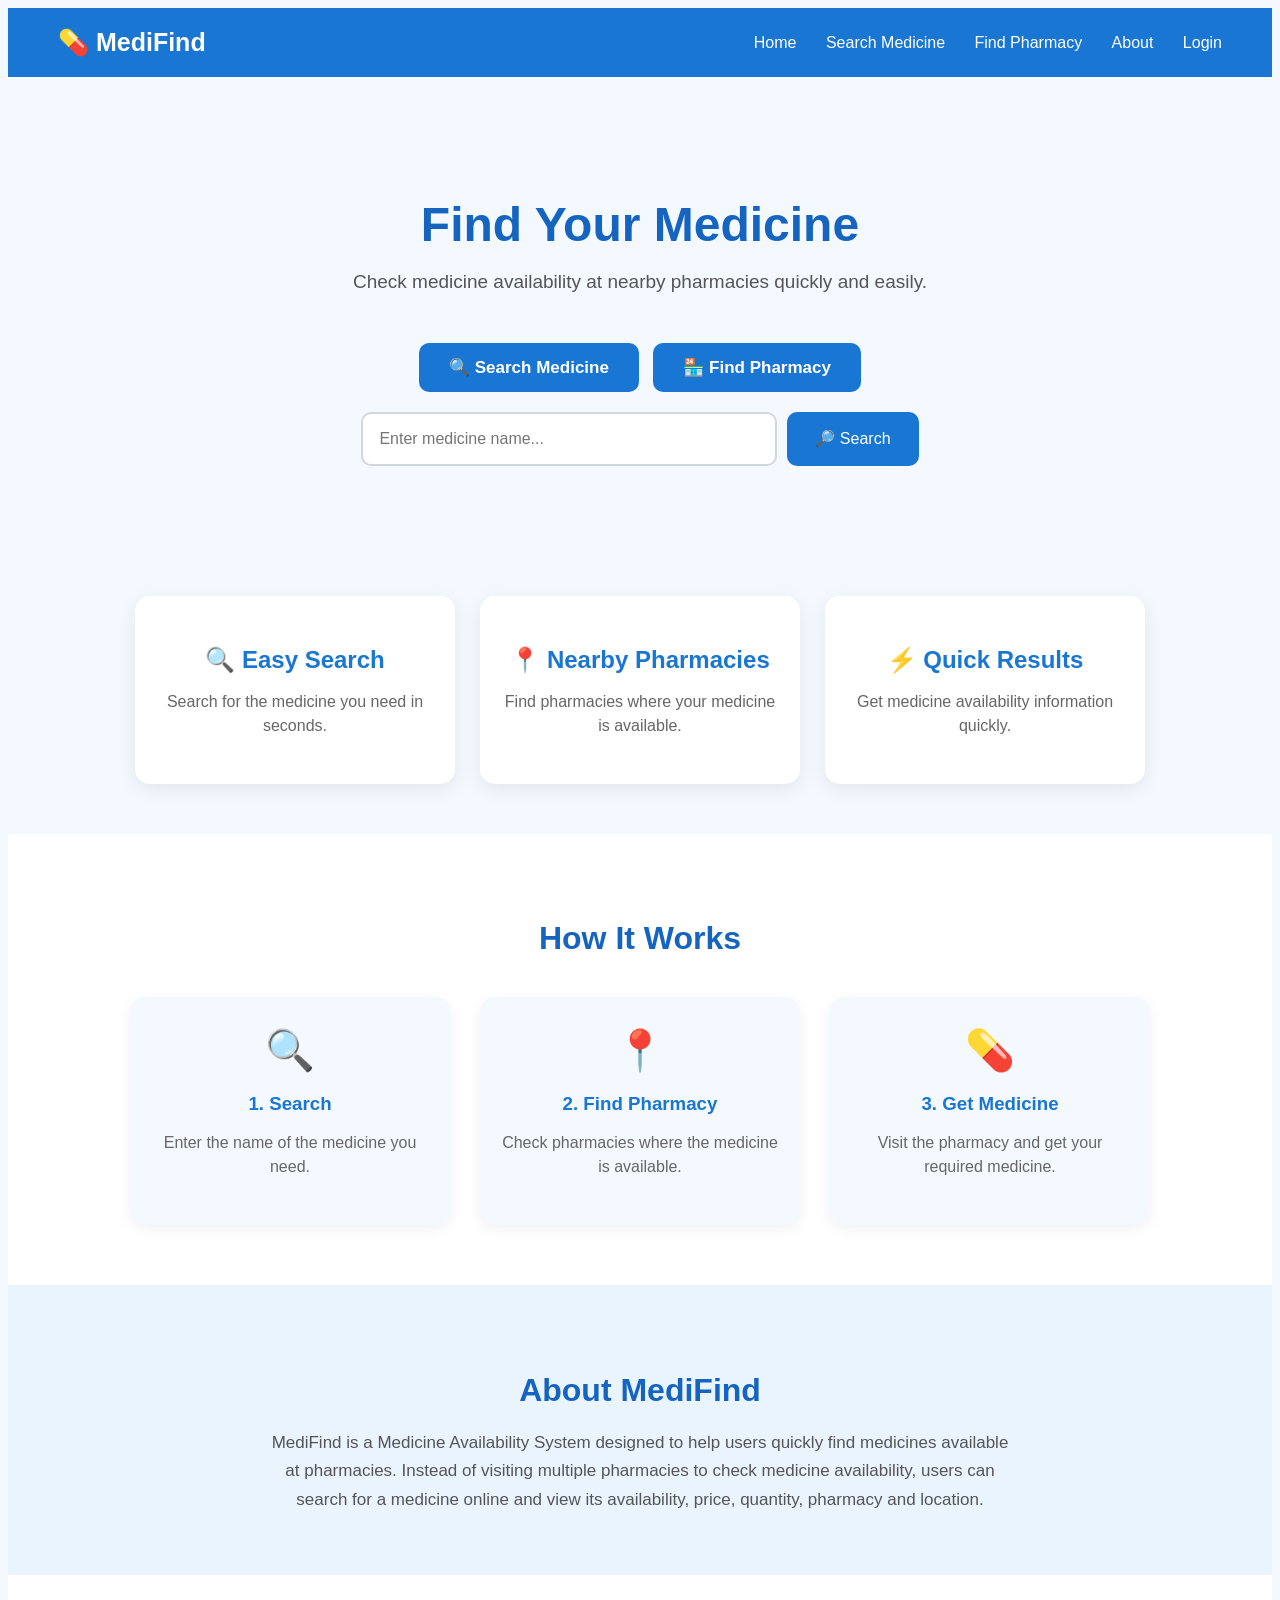
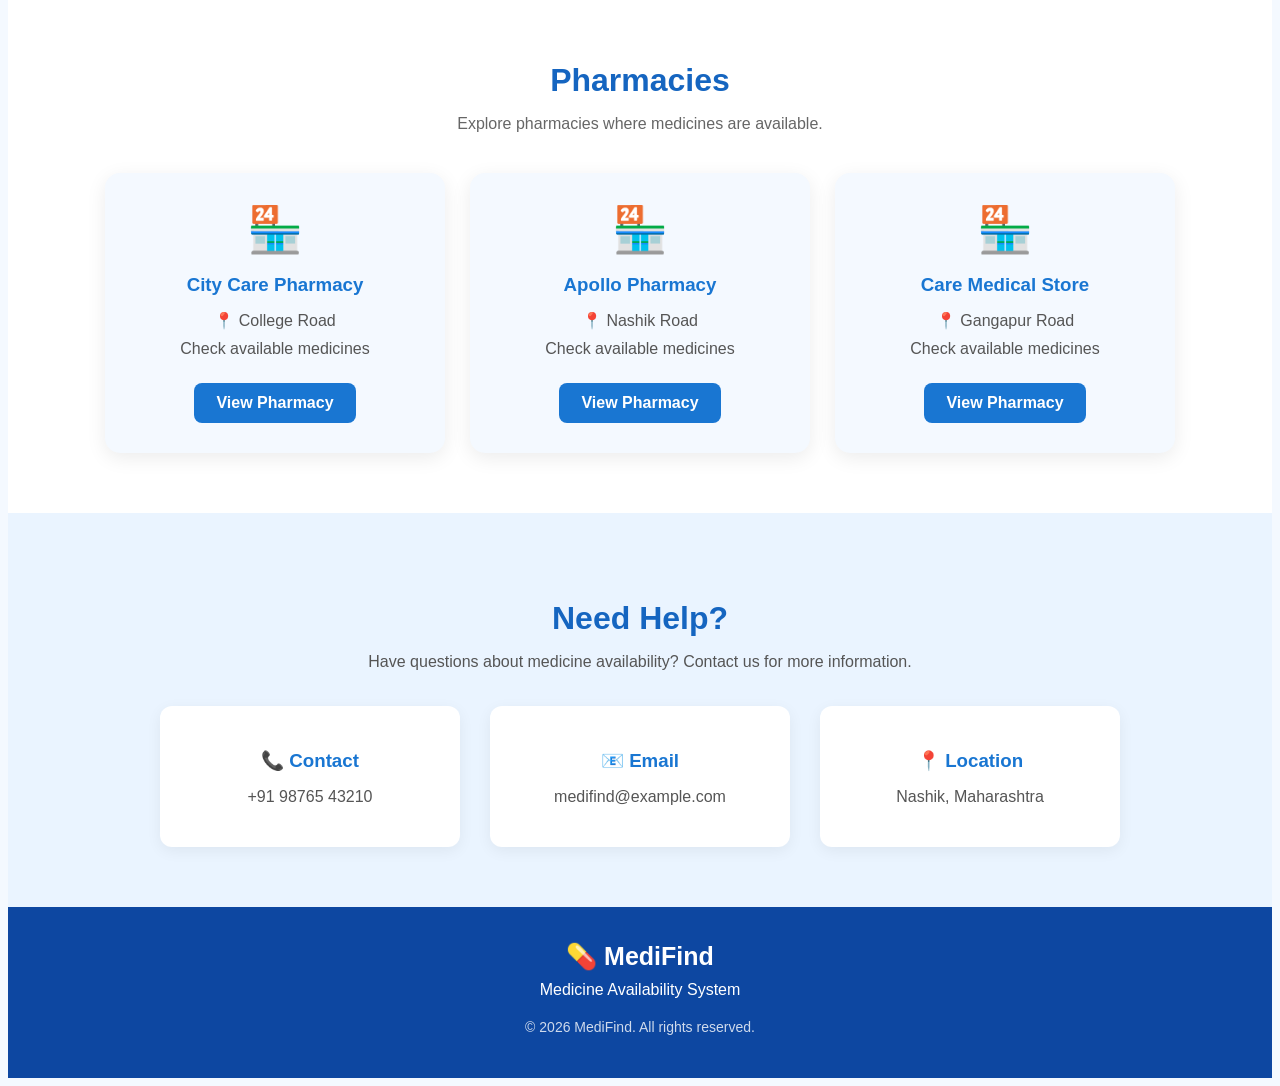
<file: index.html>
<!DOCTYPE html>
<html lang="en">

<head>
    <meta charset="UTF-8">
    <meta name="viewport" content="width=device-width, initial-scale=1.0">

    <title>MediFind - Medicine Availability System</title>

    <link rel="stylesheet" href="style.css">
</head>

<body>

    <!-- Navigation Bar -->
    <header>

        <nav>

            <div class="logo">
                💊 MediFind
            </div>

            <div>

                <a href="index.html">
                    Home
                </a>

                <a href="search.html">
                    Search Medicine
                </a>

                <a href="pharmacies.html">
                    Find Pharmacy
                </a>

                <a href="#about">
                    About
                </a>

                <!-- Login Button -->
                <a href="login.html">
                    Login
                </a>

            </div>

        </nav>

    </header>


    <!-- Hero Section -->
    <section class="hero">

        <h1>
            Find Your Medicine
        </h1>

        <p>
            Check medicine availability at nearby pharmacies
            quickly and easily.
        </p>


        <!-- Main Buttons -->

        <div style="margin: 20px 0;">

            <a
                href="search.html"
                class="hero-button"
            >
                🔍 Search Medicine
            </a>


            <a
                href="pharmacies.html"
                class="hero-button"
                style="margin-left: 10px;"
            >
                🏪 Find Pharmacy
            </a>

        </div>


        <!-- Quick Search -->

        <div class="search-box">

            <input
                type="text"
                id="medicineInput"
                placeholder="Enter medicine name..."
                list="medicineList"
                autocomplete="off"
            >


            <datalist id="medicineList">

                <option value="Paracetamol">
                <option value="Cetirizine">
                <option value="Ibuprofen">
                <option value="Azithromycin">
                <option value="Crocin">

            </datalist>


            <button onclick="searchMedicine()">
                🔎 Search
            </button>

        </div>


        <div id="result"></div>

    </section>


    <!-- Features Section -->

    <section class="features">

        <div class="card">

            <h2>
                🔍 Easy Search
            </h2>

            <p>
                Search for the medicine you need in seconds.
            </p>

        </div>


        <div class="card">

            <h2>
                📍 Nearby Pharmacies
            </h2>

            <p>
                Find pharmacies where your medicine is available.
            </p>

        </div>


        <div class="card">

            <h2>
                ⚡ Quick Results
            </h2>

            <p>
                Get medicine availability information quickly.
            </p>

        </div>

    </section>



    <!-- How It Works Section -->

    <section class="how-it-works">

        <h2>
            How It Works
        </h2>


        <div class="steps">


            <div class="step">

                <div class="step-icon">
                    🔍
                </div>

                <h3>
                    1. Search
                </h3>

                <p>
                    Enter the name of the medicine you need.
                </p>

            </div>


            <div class="step">

                <div class="step-icon">
                    📍
                </div>

                <h3>
                    2. Find Pharmacy
                </h3>

                <p>
                    Check pharmacies where the medicine is available.
                </p>

            </div>


            <div class="step">

                <div class="step-icon">
                    💊
                </div>

                <h3>
                    3. Get Medicine
                </h3>

                <p>
                    Visit the pharmacy and get your required medicine.
                </p>

            </div>


        </div>

    </section>



    <!-- About Section -->

    <section class="about" id="about">

        <h2>
            About MediFind
        </h2>

        <p>
            MediFind is a Medicine Availability System designed
            to help users quickly find medicines available at
            pharmacies. Instead of visiting multiple pharmacies
            to check medicine availability, users can search for
            a medicine online and view its availability, price,
            quantity, pharmacy and location.
        </p>

    </section>



    <!-- Pharmacy Section -->

    <section class="pharmacies">

        <h2>
            Pharmacies
        </h2>

        <p class="pharmacy-subtitle">
            Explore pharmacies where medicines are available.
        </p>


        <div class="pharmacy-container">


            <!-- Pharmacy 1 -->

            <div class="pharmacy-card">

                <div class="pharmacy-icon">
                    🏪
                </div>

                <h3>
                    City Care Pharmacy
                </h3>

                <p>
                    📍 College Road
                </p>

                <p>
                    Check available medicines
                </p>

                <a
                    href="pharmacies.html"
                    class="dashboard-button"
                >
                    View Pharmacy
                </a>

            </div>



            <!-- Pharmacy 2 -->

            <div class="pharmacy-card">

                <div class="pharmacy-icon">
                    🏪
                </div>

                <h3>
                    Apollo Pharmacy
                </h3>

                <p>
                    📍 Nashik Road
                </p>

                <p>
                    Check available medicines
                </p>

                <a
                    href="pharmacies.html"
                    class="dashboard-button"
                >
                    View Pharmacy
                </a>

            </div>



            <!-- Pharmacy 3 -->

            <div class="pharmacy-card">

                <div class="pharmacy-icon">
                    🏪
                </div>

                <h3>
                    Care Medical Store
                </h3>

                <p>
                    📍 Gangapur Road
                </p>

                <p>
                    Check available medicines
                </p>

                <a
                    href="pharmacies.html"
                    class="dashboard-button"
                >
                    View Pharmacy
                </a>

            </div>


        </div>

    </section>



    <!-- Contact Section -->

    <section class="contact">

        <h2>
            Need Help?
        </h2>

        <p>
            Have questions about medicine availability?
            Contact us for more information.
        </p>


        <div class="contact-info">


            <div>

                <h3>
                    📞 Contact
                </h3>

                <p>
                    +91 98765 43210
                </p>

            </div>


            <div>

                <h3>
                    📧 Email
                </h3>

                <p>
                    medifind@example.com
                </p>

            </div>


            <div>

                <h3>
                    📍 Location
                </h3>

                <p>
                    Nashik, Maharashtra
                </p>

            </div>


        </div>

    </section>



    <!-- Footer -->

    <footer>

        <div class="footer-logo">
            💊 MediFind
        </div>

        <p>
            Medicine Availability System
        </p>

        <p class="copyright">
            © 2026 MediFind. All rights reserved.
        </p>

    </footer>



    <!-- JavaScript -->

    <script src="script.js"></script>

</body>

</html>
</file>
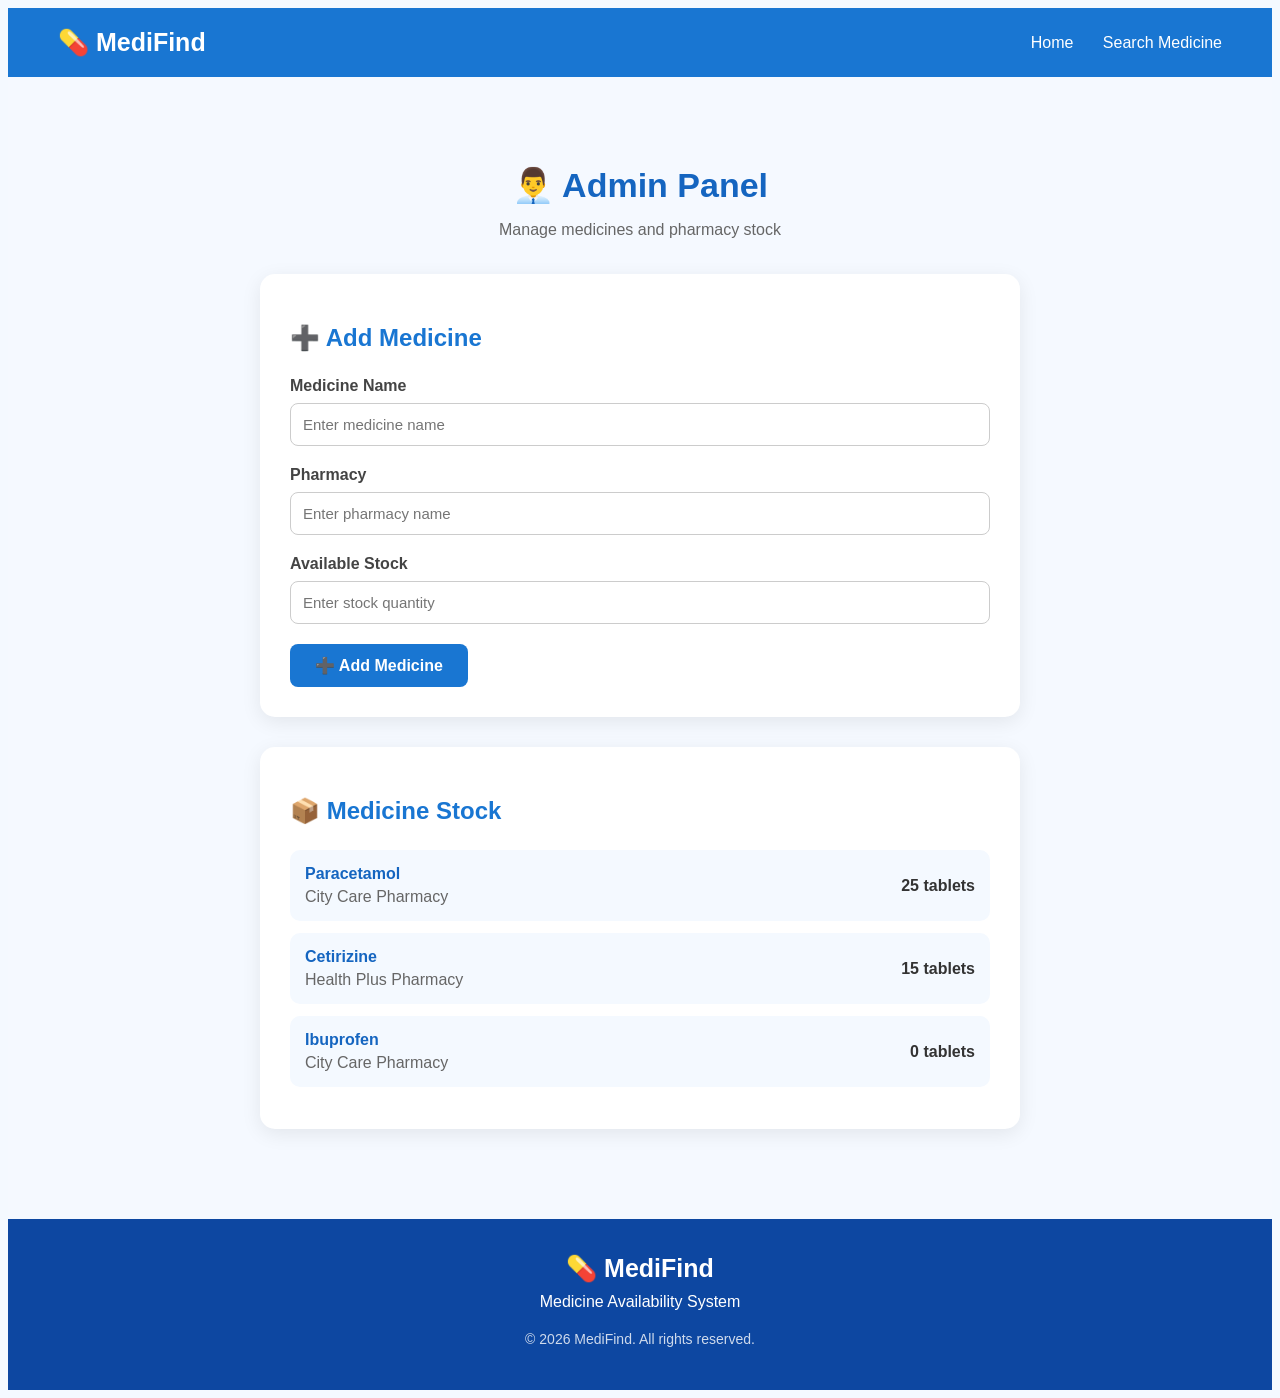
<file: admin.html>
<!DOCTYPE html>
<html lang="en">

<head>
    <meta charset="UTF-8">
    <meta name="viewport" content="width=device-width, initial-scale=1.0">

    <title>Admin Panel - MediFind</title>

    <link rel="stylesheet" href="style.css">
</head>

<body>

    <!-- Navigation -->
    <header>
        <nav>

            <div class="logo">💊 MediFind</div>

            <div>
                <a href="index.html">Home</a>
                <a href="search.html">Search Medicine</a>
            </div>

        </nav>
    </header>


    <!-- Admin Panel -->
    <section class="admin-section">

        <h1>👨‍💼 Admin Panel</h1>

        <p class="admin-subtitle">
            Manage medicines and pharmacy stock
        </p>


        <!-- Add Medicine Form -->
        <div class="admin-card">

            <h2>➕ Add Medicine</h2>

            <div class="form-group">

                <label>Medicine Name</label>

                <input
                    type="text"
                    id="medicineName"
                    placeholder="Enter medicine name"
                >

            </div>


            <div class="form-group">

                <label>Pharmacy</label>

                <input
                    type="text"
                    id="pharmacyName"
                    placeholder="Enter pharmacy name"
                >

            </div>


            <div class="form-group">

                <label>Available Stock</label>

                <input
                    type="number"
                    id="medicineStock"
                    placeholder="Enter stock quantity"
                >

            </div>


            <button class="admin-button" onclick="addMedicine()">
                ➕ Add Medicine
            </button>

        </div>


        <!-- Medicine List -->
        <div class="admin-card">

            <h2>📦 Medicine Stock</h2>

            <div id="adminMedicineList">

                <div class="admin-medicine">
                    <div>
                        <strong>Paracetamol</strong>
                        <p>City Care Pharmacy</p>
                    </div>

                    <span>25 tablets</span>
                </div>


                <div class="admin-medicine">
                    <div>
                        <strong>Cetirizine</strong>
                        <p>Health Plus Pharmacy</p>
                    </div>

                    <span>15 tablets</span>
                </div>


                <div class="admin-medicine">
                    <div>
                        <strong>Ibuprofen</strong>
                        <p>City Care Pharmacy</p>
                    </div>

                    <span>0 tablets</span>
                </div>

            </div>

        </div>

    </section>


    <!-- Footer -->
    <footer>

        <div class="footer-logo">
            💊 MediFind
        </div>

        <p>Medicine Availability System</p>

        <p class="copyright">
            © 2026 MediFind. All rights reserved.
        </p>

    </footer>


    <script src="script.js"></script>

</body>

</html>
</file>
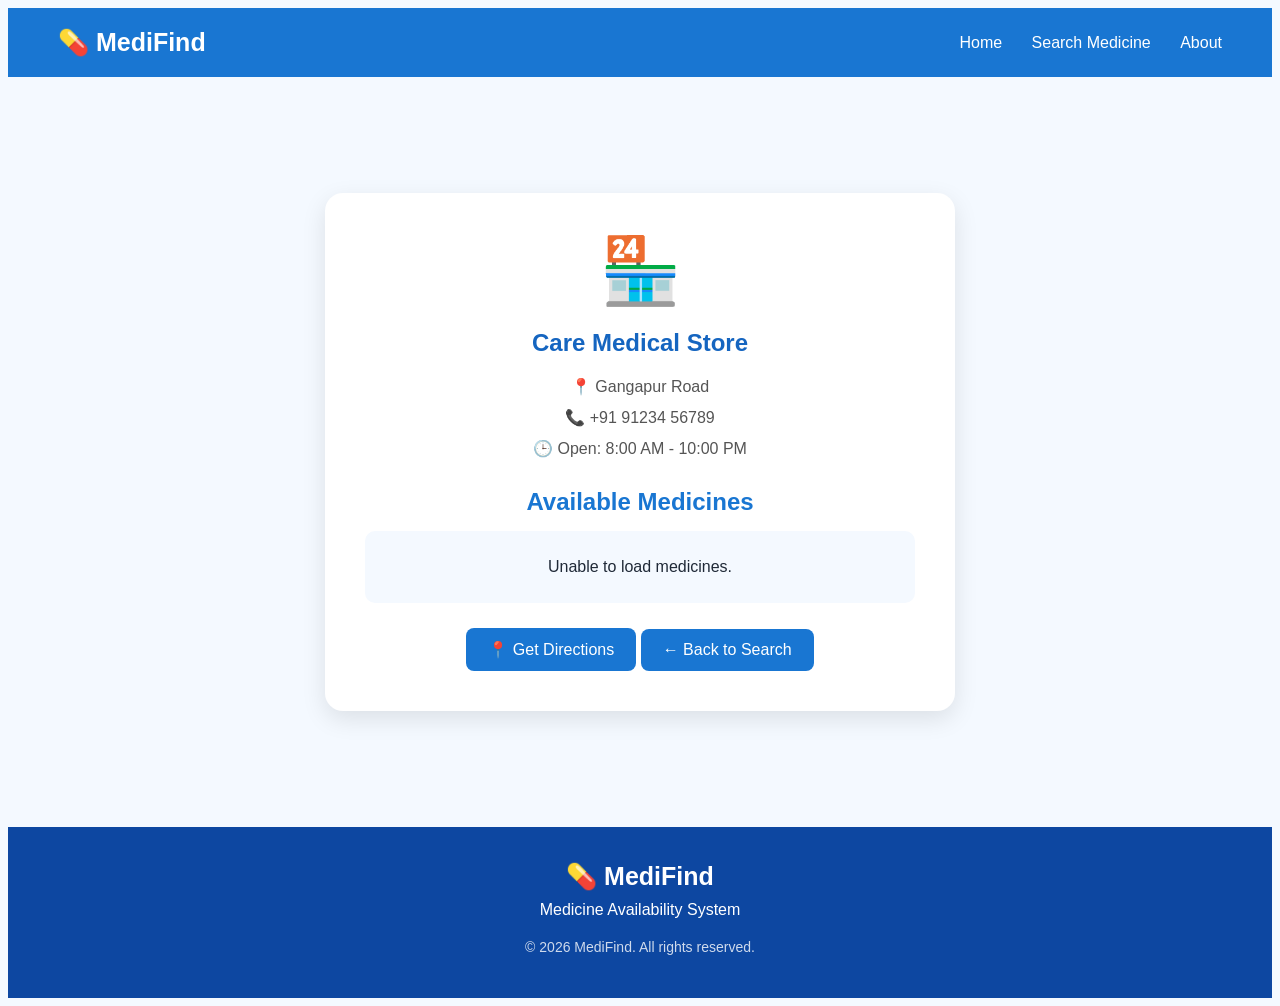
<file: caremedical.html>
<!DOCTYPE html>
<html lang="en">

<head>
    <meta charset="UTF-8">
    <meta name="viewport" content="width=device-width, initial-scale=1.0">

    <title>Care Medical Store - MediFind</title>

    <link rel="stylesheet" href="style.css">
</head>


<script>
    fetch("http://localhost:8080/api/medicines")
        .then(response => response.json())
        .then(medicines => {

            const medicineList = document.getElementById("medicineList");

            medicineList.innerHTML = "";

            const pharmacyMedicines = medicines.filter(
                medicine => medicine.pharmacy === "Care Medical Store"
            );

            if (pharmacyMedicines.length === 0) {
                medicineList.innerHTML =
                    "<p>No medicines available at this pharmacy.</p>";
                return;
            }

            pharmacyMedicines.forEach(medicine => {

                const status = medicine.quantity > 0 ? "✅" : "❌";

                medicineList.innerHTML += `
                    <p>
                        💊 ${medicine.name} —
                        <strong>${medicine.quantity} tablets</strong>
                        ${status}
                    </p>
                `;
            });
        })
        .catch(error => {
            console.error("Error:", error);

            document.getElementById("medicineList").innerHTML =
                "<p>Unable to load medicines.</p>";
        });
</script>

<body>

    <!-- Navigation -->
    <header>
        <nav>

            <div class="logo">💊 MediFind</div>

            <div>
                <a href="index.html">Home</a>
                <a href="search.html">Search Medicine</a>
                <a href="index.html">About</a>
            </div>

        </nav>
    </header>


    <!-- Pharmacy Details -->
    <section class="pharmacy-details">

        <div class="pharmacy-detail-card">

            <div class="large-pharmacy-icon">🏪</div>

            <h1>Care Medical Store</h1>

            <p>📍 Gangapur Road</p>

            <p>📞 +91 91234 56789</p>

            <p>🕒 Open: 8:00 AM - 10:00 PM</p>

            <h2>Available Medicines</h2>

            <div class="medicine-list" id="medicineList">
    <p>Loading medicines...</p>
</div>
            <a href="https://www.google.com/maps/search/?api=1&query=Gangapur+Road"
   target="_blank"
   class="back-button">
    📍 Get Directions
</a>

            <a href="search.html" class="back-button">
                ← Back to Search
            </a>

        </div>

    </section>


    <!-- Footer -->
    <footer>

        <div class="footer-logo">
            💊 MediFind
        </div>

        <p>Medicine Availability System</p>

        <p class="copyright">
            © 2026 MediFind. All rights reserved.
        </p>

    </footer>

</body>

</html>
</file>
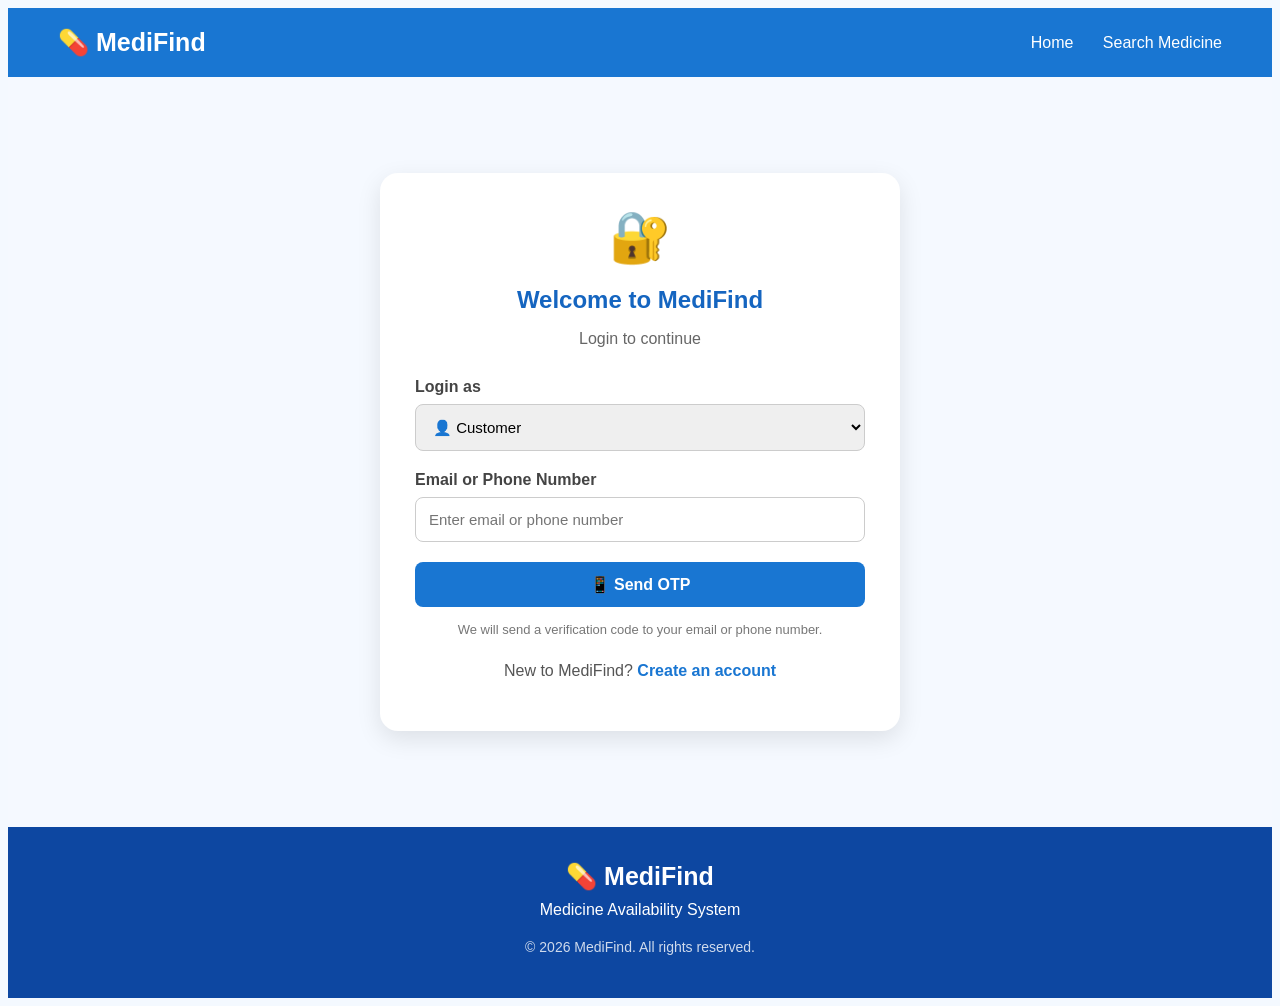
<file: customer.html>
<!DOCTYPE html>
<html lang="en">

<head>
    <meta charset="UTF-8">
    <meta name="viewport" content="width=device-width, initial-scale=1.0">

    <title>Customer Dashboard - MediFind</title>

    <link rel="stylesheet" href="style.css">
</head>

<body>

    <header>
        <nav>

            <div class="logo">💊 MediFind</div>

            <div>
                <a href="index.html">Home</a>
                <a href="search.html">Search Medicine</a>
                <a href="customer.html">Dashboard</a>
            </div>

        </nav>
    </header>


    <section class="customer-section">

        <div class="customer-header">

            <div class="customer-icon">👤</div>

            <h1>Customer Dashboard</h1>

            <p>
                Find medicines and nearby pharmacies easily.
            </p>

        </div>


        <div class="customer-options">

            <div class="customer-card">

                <div class="customer-card-icon">🔎</div>

                <h2>Search Medicine</h2>

                <p>
                    Check medicine availability at nearby pharmacies.
                </p>

                <a href="search.html" class="dashboard-button">
                    Search Now
                </a>

            </div>


            <div class="customer-card">

                <div class="customer-card-icon">🏪</div>

                <h2>Find Pharmacy</h2>

                <p>
                    View pharmacies and available medicines.
                </p>

                <a href="pharmacies.html" class="dashboard-button">
                    Find Pharmacy
                </a>

            </div>


            <div class="customer-card">

                <div class="customer-card-icon">📍</div>

                <h2>Get Directions</h2>

                <p>
                    Find directions to a selected pharmacy.
                </p>

                <a href="pharmacies.html" class="dashboard-button">
                    View Pharmacies
                </a>

            </div>

        </div>

    </section>


    <footer>

        <div class="footer-logo">
            💊 MediFind
        </div>

        <p>Medicine Availability System</p>

        <p class="copyright">
            © 2026 MediFind. All rights reserved.
        </p>

    </footer>


    <script>

        /* =========================
           CUSTOMER LOGIN CHECK
        ========================= */

        const isLoggedIn =
            localStorage.getItem("isLoggedIn");

        const loginEmail =
            localStorage.getItem("loginEmail");

        const userType =
            localStorage.getItem("userType");


        console.log("CUSTOMER PAGE CHECK");
        console.log("Logged In:", isLoggedIn);
        console.log("Email:", loginEmail);
        console.log("User Type:", userType);


        /*
         * Customer is allowed only when:
         *
         * 1. isLoggedIn = true
         * 2. loginEmail exists
         * 3. userType = customer
         */

        if (
            isLoggedIn !== "true" ||
            !loginEmail ||
            userType !== "customer"
        ) {

            alert("Please login as a customer first.");

            window.location.replace("login.html");

        } else {

            /* =========================
               SHOW CUSTOMER NAME
            ========================= */

            const userName =
                localStorage.getItem("userName");

            if (userName) {

                const heading =
                    document.querySelector(
                        ".customer-header h1"
                    );

                heading.textContent =
                    `Welcome, ${userName} 👋`;

            }

        }

    </script>

</body>

</html>
</file>
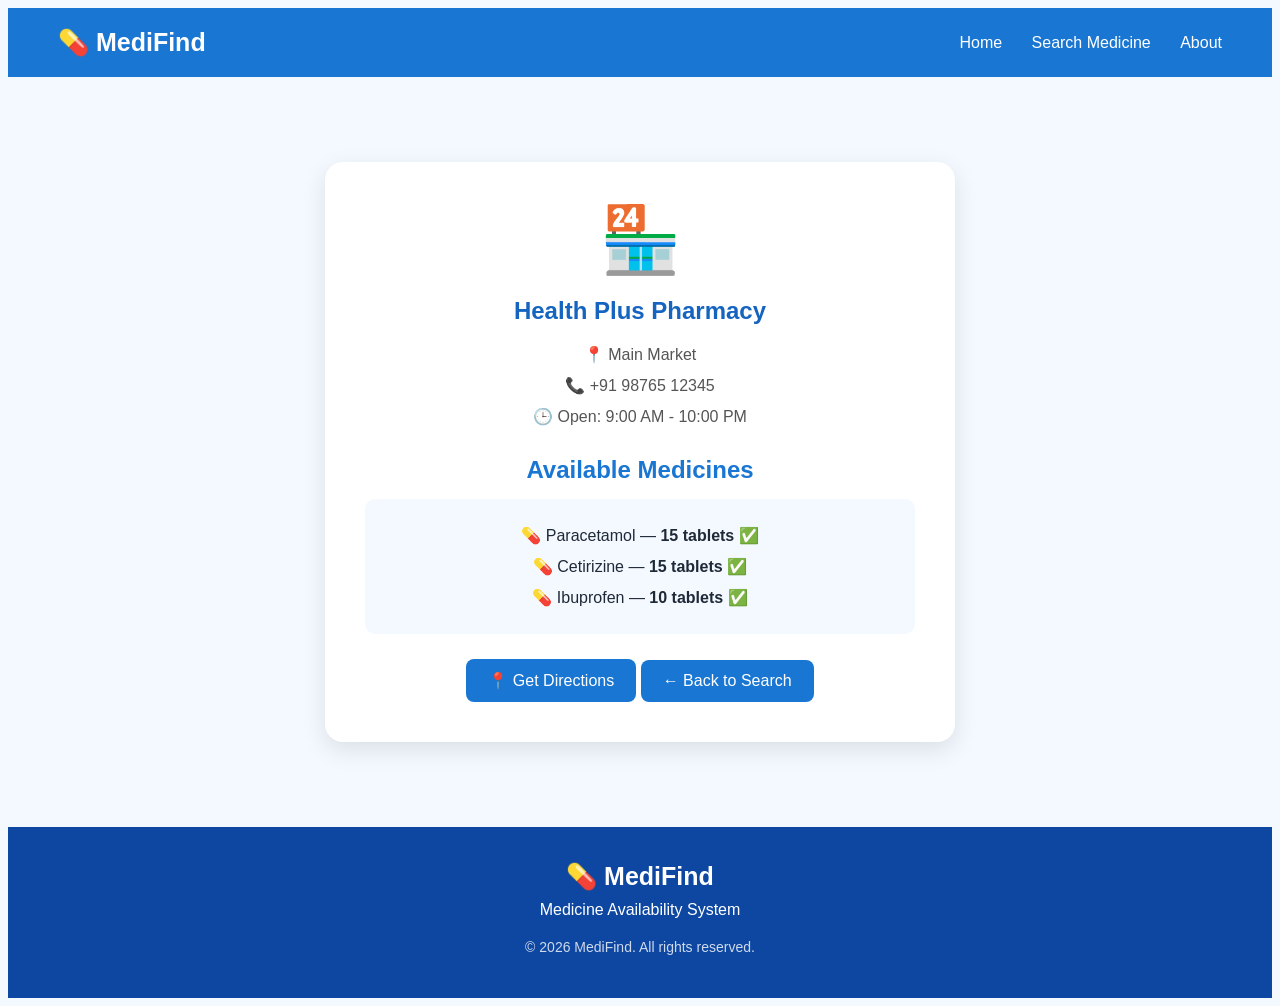
<file: healthplus.html>
<!DOCTYPE html>
<html lang="en">

<head>
    <meta charset="UTF-8">
    <meta name="viewport" content="width=device-width, initial-scale=1.0">

    <title>Health Plus Pharmacy - MediFind</title>

    <link rel="stylesheet" href="style.css">
</head>

<body>

    <!-- Navigation -->
    <header>
        <nav>

            <div class="logo">💊 MediFind</div>

            <div>
                <a href="index.html">Home</a>
                <a href="search.html">Search Medicine</a>
                <a href="index.html">About</a>
            </div>

        </nav>
    </header>


    <!-- Pharmacy Details -->
    <section class="pharmacy-details">

        <div class="pharmacy-detail-card">

            <div class="large-pharmacy-icon">🏪</div>

            <h1>Health Plus Pharmacy</h1>

            <p>📍 Main Market</p>

            <p>📞 +91 98765 12345</p>

            <p>🕒 Open: 9:00 AM - 10:00 PM</p>

            <h2>Available Medicines</h2>

            <div class="medicine-list">

                <p>💊 Paracetamol — <strong>15 tablets</strong> ✅</p>

                <p>💊 Cetirizine — <strong>15 tablets</strong> ✅</p>

                <p>💊 Ibuprofen — <strong>10 tablets</strong> ✅</p>

            </div>

            <a href="https://www.google.com/maps/search/?api=1&query=Main+Market"
   target="_blank"
   class="back-button">
    📍 Get Directions
</a>

            <a href="search.html" class="back-button">
                ← Back to Search
            </a>

        </div>

    </section>


    <!-- Footer -->
    <footer>

        <div class="footer-logo">
            💊 MediFind
        </div>

        <p>Medicine Availability System</p>

        <p class="copyright">
            © 2026 MediFind. All rights reserved.
        </p>

    </footer>

</body>

</html>
</file>
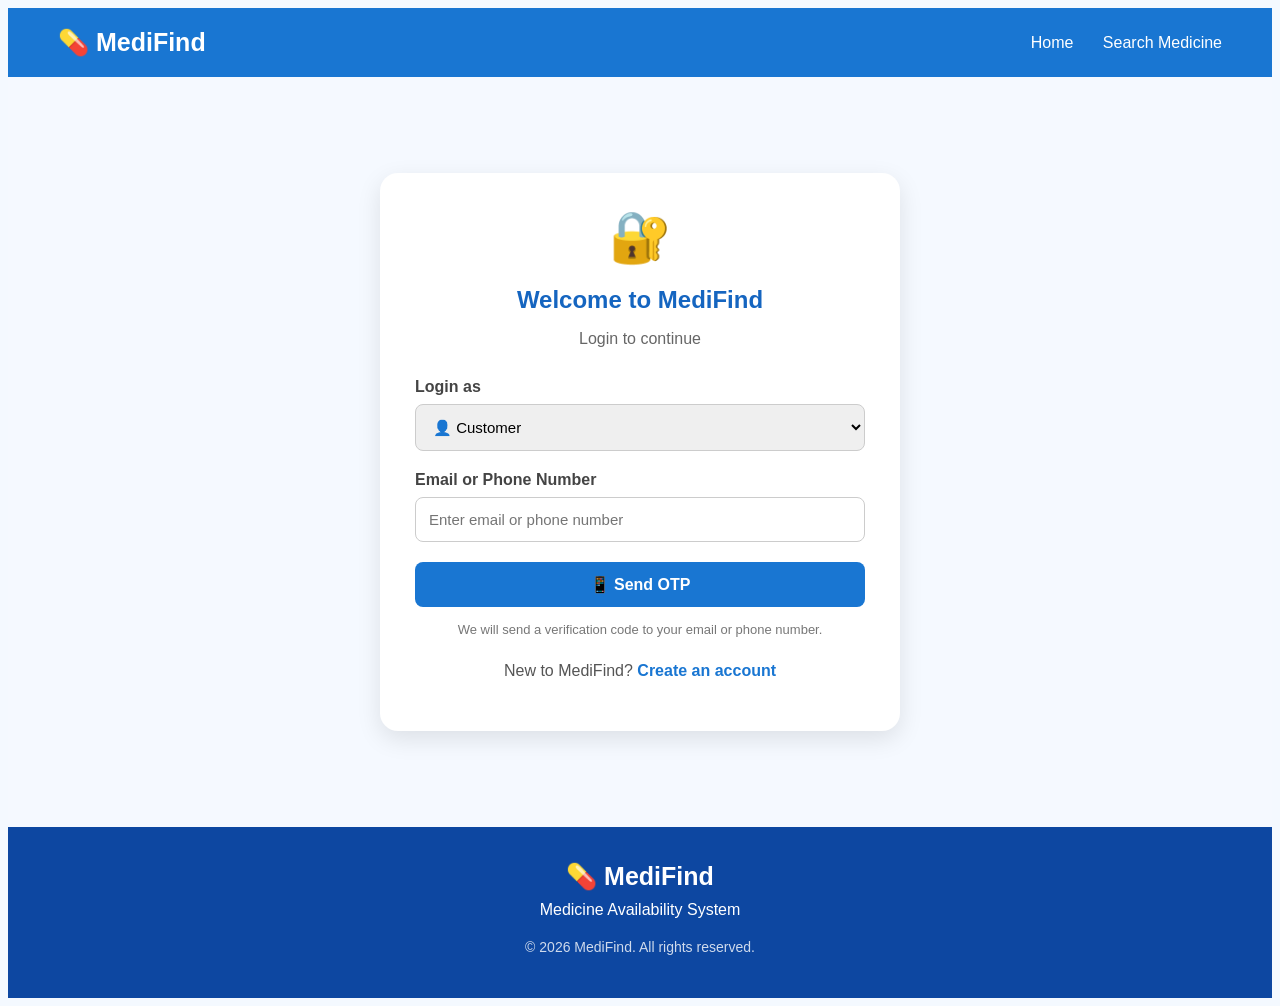
<file: login.html>
<!DOCTYPE html>
<html lang="en">

<head>
    <meta charset="UTF-8">
    <meta name="viewport" content="width=device-width, initial-scale=1.0">

    <title>Login - MediFind</title>

    <link rel="stylesheet" href="style.css">
</head>

<body>

    <!-- Navigation -->
    <header>
        <nav>

            <div class="logo">💊 MediFind</div>

            <div>
                <a href="index.html">Home</a>
                <a href="search.html">Search Medicine</a>
            </div>

        </nav>
    </header>


    <!-- Login Section -->
    <section class="login-section">

        <div class="login-card">

            <div class="login-icon">🔐</div>

            <h1>Welcome to MediFind</h1>

            <p class="login-subtitle">
                Login to continue
            </p>


            <!-- User Type -->
            <label for="userType">Login as</label>

            <select id="userType">
                <option value="customer">👤 Customer</option>
                <option value="pharmacist">💊 Pharmacist</option>
            </select>


            <!-- Email / Phone -->
            <label for="loginContact">
                Email or Phone Number
            </label>

            <input
                type="text"
                id="loginContact"
                placeholder="Enter email or phone number"
            >


            <!-- Send OTP -->
            <button class="login-button" onclick="sendOTP()">
                📱 Send OTP
            </button>


            <p class="login-note">
                We will send a verification code to your
                email or phone number.
            </p>


            <p class="signup-text">
                New to MediFind?
                <a href="#">Create an account</a>
            </p>

        </div>

    </section>


    <!-- Footer -->
    <footer>

        <div class="footer-logo">
            💊 MediFind
        </div>

        <p>Medicine Availability System</p>

        <p class="copyright">
            © 2026 MediFind. All rights reserved.
        </p>

    </footer>


    <script src="script.js"></script>

</body>

</html>
</file>
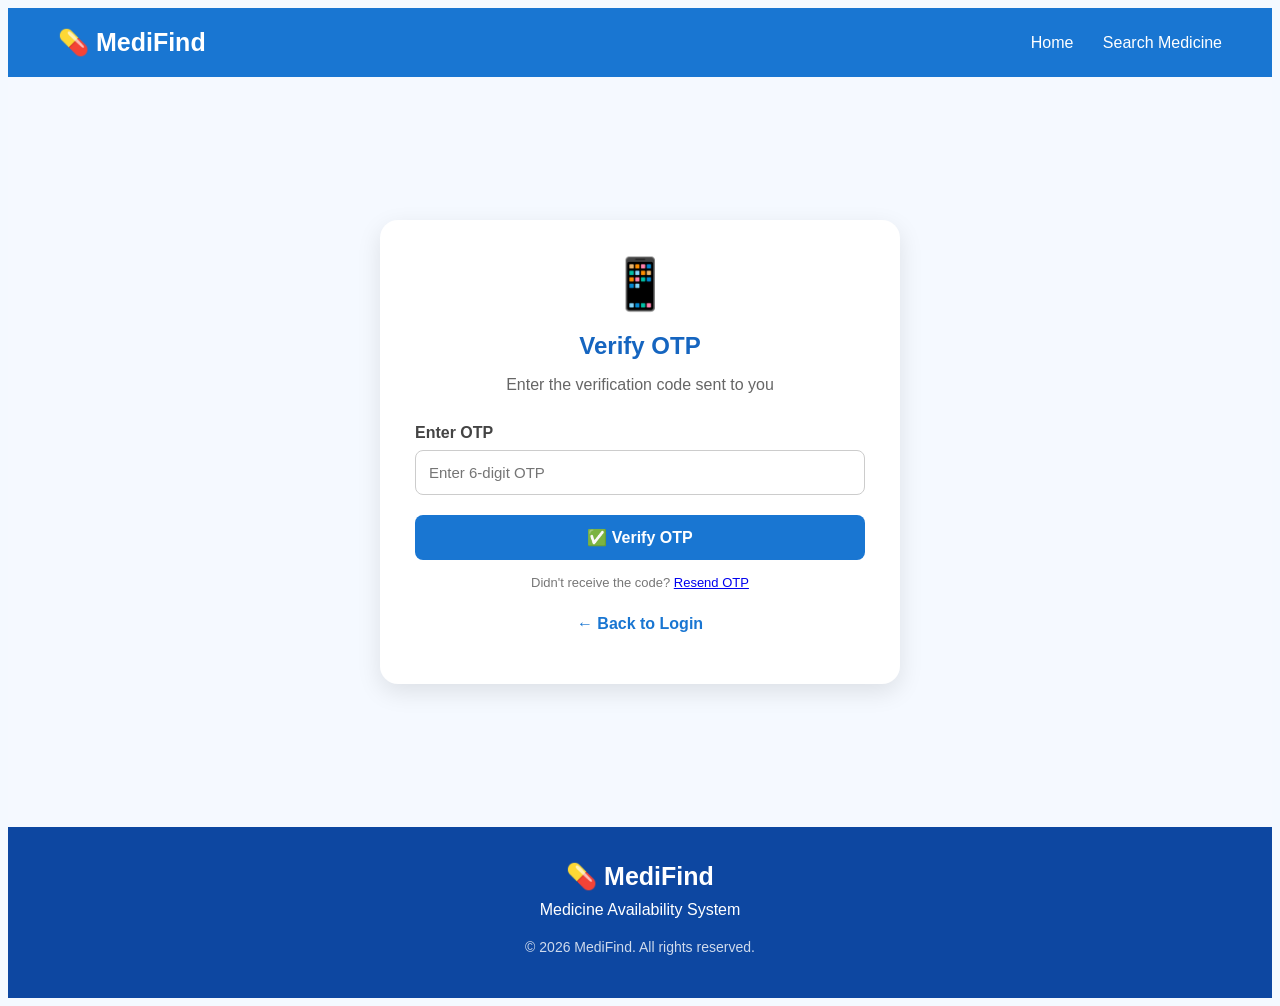
<file: otp.html>
<!DOCTYPE html>
<html lang="en">

<head>
    <meta charset="UTF-8">
    <meta name="viewport" content="width=device-width, initial-scale=1.0">

    <title>Verify OTP - MediFind</title>

    <link rel="stylesheet" href="style.css">
</head>

<body>

    <header>
        <nav>

            <div class="logo">💊 MediFind</div>

            <div>
                <a href="index.html">Home</a>
                <a href="search.html">Search Medicine</a>
            </div>

        </nav>
    </header>


    <section class="login-section">

        <div class="login-card">

            <div class="login-icon">📱</div>

            <h1>Verify OTP</h1>

            <p class="login-subtitle">
                Enter the verification code sent to you
            </p>


            <label for="otpInput">
                Enter OTP
            </label>

            <input
                type="text"
                id="otpInput"
                placeholder="Enter 6-digit OTP"
                maxlength="6"
                inputmode="numeric"
            >


            <button class="login-button" onclick="verifyOTP()">
                ✅ Verify OTP
            </button>


            <p class="login-note">
                Didn't receive the code?
            <a href="#" onclick="resendOTP(); return false;">
                Resend OTP
            </a>
            </p>


            <p class="signup-text">
                <a href="login.html">← Back to Login</a>
            </p>

        </div>

    </section>


    <footer>

        <div class="footer-logo">
            💊 MediFind
        </div>

        <p>Medicine Availability System</p>

        <p class="copyright">
            © 2026 MediFind. All rights reserved.
        </p>

    </footer>


    <script src="script.js"></script>

</body>

</html>
</file>
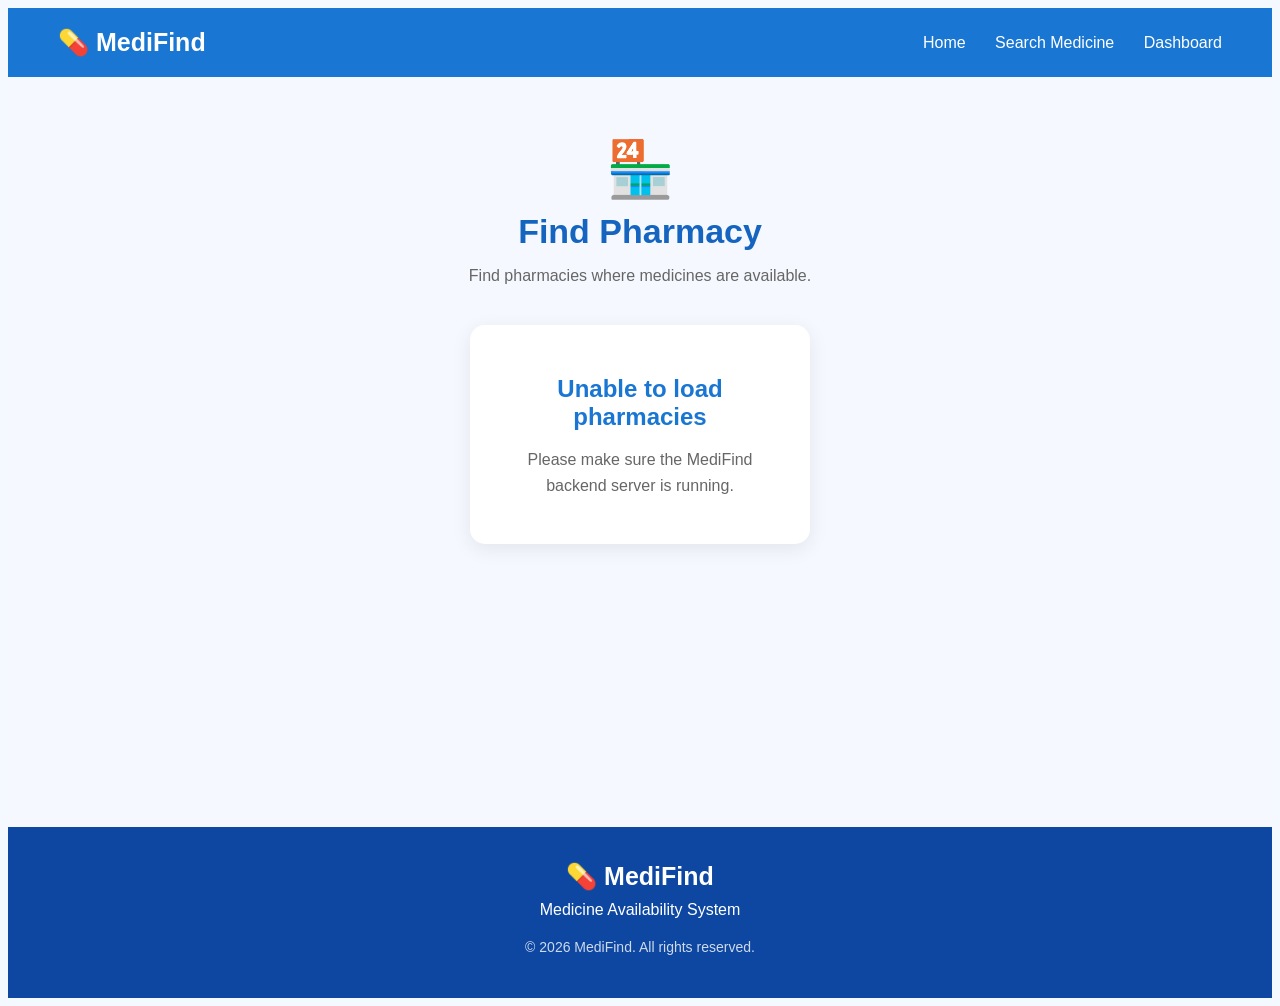
<file: pharmacies.html>
<!DOCTYPE html>
<html lang="en">

<head>
    <meta charset="UTF-8">
    <meta name="viewport" content="width=device-width, initial-scale=1.0">

    <title>Find Pharmacy - MediFind</title>

    <link rel="stylesheet" href="style.css">
</head>

<body>

    <!-- Navigation -->
    <header>
        <nav>

            <div class="logo">💊 MediFind</div>

            <div>
                <a href="index.html">Home</a>
                <a href="search.html">Search Medicine</a>
                <a href="customer.html">Dashboard</a>
            </div>

        </nav>
    </header>


    <!-- Pharmacy Section -->
    <section class="customer-section">

        <div class="customer-header">

            <div class="customer-icon">🏪</div>

            <h1>Find Pharmacy</h1>

            <p>
                Find pharmacies where medicines are available.
            </p>

        </div>


        <!-- Pharmacy List -->
        <div id="pharmacyList" class="customer-options">

            <p>Loading pharmacies...</p>

        </div>

    </section>


    <!-- Footer -->
    <footer>

        <div class="footer-logo">
            💊 MediFind
        </div>

        <p>Medicine Availability System</p>

        <p class="copyright">
            © 2026 MediFind. All rights reserved.
        </p>

    </footer>


    <script>

        function loadPharmacies() {

            fetch("http://localhost:8080/api/medicines")

                .then(response => {

                    if (!response.ok) {
                        throw new Error("Failed to load pharmacy data");
                    }

                    return response.json();

                })

                .then(medicines => {

                    const pharmacyList =
                        document.getElementById("pharmacyList");

                    // Store unique pharmacies
                    const pharmacies = {};

                    medicines.forEach(medicine => {

                        const pharmacyName =
                            medicine.pharmacy;

                        if (!pharmacies[pharmacyName]) {

                            pharmacies[pharmacyName] = {
                                location: medicine.location,
                                medicines: 0
                            };

                        }

                        pharmacies[pharmacyName].medicines++;

                    });


                    pharmacyList.innerHTML = "";


                    Object.keys(pharmacies).forEach(pharmacyName => {

                        const pharmacy =
                            pharmacies[pharmacyName];


                        const card =
                            document.createElement("div");

                        card.className = "customer-card";


                        card.innerHTML = `

                            <div class="customer-card-icon">
                                🏪
                            </div>

                            <h2>
                                ${pharmacyName}
                            </h2>

                            <p>
                                📍 ${pharmacy.location}
                            </p>

                            <p>
                                💊 ${pharmacy.medicines}
                                medicine(s) available
                            </p>

                            <a
                                href="pharmacy-medicines.html?pharmacy=${encodeURIComponent(pharmacyName)}"
                                class="dashboard-button">
                                💊 View Medicines
                            </a>

                            <br><br>

                            <button
                                class="dashboard-button"
                                onclick="getDirections('${pharmacy.location.replace(/'/g, "\\'")}')">
                                📍 Get Directions
                            </button>

                        `;


                        pharmacyList.appendChild(card);

                    });

                })

                .catch(error => {

                    console.error(error);

                    document.getElementById("pharmacyList").innerHTML = `

                        <div class="customer-card">

                            <h2>
                                Unable to load pharmacies
                            </h2>

                            <p>
                                Please make sure the MediFind
                                backend server is running.
                            </p>

                        </div>

                    `;

                });

        }


        function getDirections(location) {

            const encodedLocation =
                encodeURIComponent(location);

            window.open(
                "https://www.google.com/maps/search/?api=1&query="
                + encodedLocation,
                "_blank"
            );

        }


        // Load pharmacies
        loadPharmacies();

    </script>

</body>

</html>
</file>
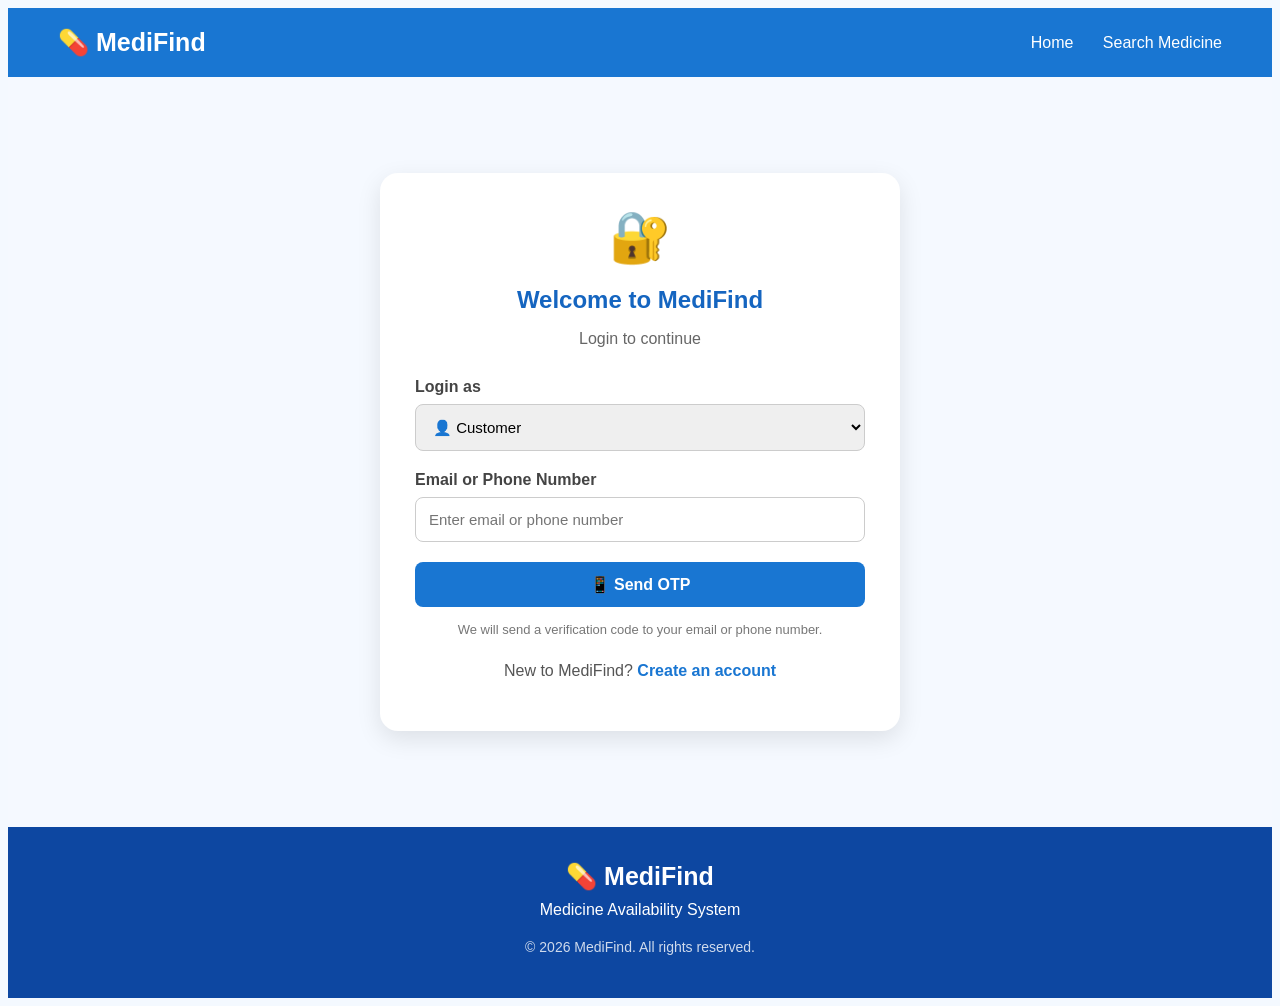
<file: pharmacist.html>
<!DOCTYPE html>
<html lang="en">

<head>

    <meta charset="UTF-8">
    <meta name="viewport" content="width=device-width, initial-scale=1.0">

    <title>Pharmacist Dashboard - MediFind</title>

    <link rel="stylesheet" href="style.css">

</head>

<body>

<header>

    <nav>

        <div class="logo">
            💊 MediFind
        </div>

        <div>

            <a href="index.html">Home</a>

            <a href="search.html">Search Medicine</a>

            <a href="pharmacist.html">Dashboard</a>

        </div>

    </nav>

</header>


<section class="pharmacist-section">

    <div class="pharmacist-header">

        <div class="pharmacist-icon">
            💊
        </div>

        <h1>
            Pharmacist Dashboard
        </h1>

        <p>
            Manage your pharmacy and medicine inventory.
        </p>

    </div>


    <!-- Pharmacy Profile -->

    <div class="pharmacy-profile">

        <h2>
            🏪 My Pharmacy
        </h2>

        <p>
            <strong>Pharmacy:</strong>
            City Care Pharmacy
        </p>

        <p>
            <strong>Location:</strong>
            College Road
        </p>

        <p>
            <strong>Contact:</strong>
            +91 98765 43210
        </p>

    </div>


    <!-- Dashboard Options -->

    <div class="pharmacist-options">


        <!-- Add Medicine -->

        <div class="pharmacist-card">

            <div class="pharmacist-card-icon">
                ➕
            </div>

            <h2>
                Add Medicine
            </h2>

            <p>
                Add a new medicine to your pharmacy inventory.
            </p>

            <button
                class="dashboard-button"
                onclick="addMedicine()">

                Add Medicine

            </button>

        </div>


        <!-- Manage Stock -->

        <div class="pharmacist-card">

            <div class="pharmacist-card-icon">
                📦
            </div>

            <h2>
                Manage Stock
            </h2>

            <p>
                Check and update available medicine stock.
            </p>

            <button
                class="dashboard-button"
                onclick="manageStock()">

                Manage Stock

            </button>

        </div>


        <!-- Inventory -->

        <div class="pharmacist-card">

            <div class="pharmacist-card-icon">
                📊
            </div>

            <h2>
                Inventory
            </h2>

            <p>
                View all medicines currently available.
            </p>

            <button
                class="dashboard-button"
                onclick="viewInventory()">

                View Inventory

            </button>

        </div>

    </div>


    <!-- Current Stock -->

    <div
        class="pharmacist-stock"
        id="inventorySection">

        <h2>
            📦 Current Stock
        </h2>

        <div id="stockList">

            <p>
                Loading inventory...
            </p>

        </div>

    </div>

</section>


<!-- Footer -->

<footer>

    <div class="footer-logo">
        💊 MediFind
    </div>

    <p>
        Medicine Availability System
    </p>

    <p class="copyright">
        © 2026 MediFind. All rights reserved.
    </p>

</footer>


<script>


/* =========================
   LIVE BACKEND
========================= */

const API_BASE_URL =
    "https://medifind-backend-9fqk.onrender.com";


/* =========================
   PHARMACIST LOGIN CHECK
========================= */

const isLoggedIn =
    localStorage.getItem("isLoggedIn");

const userType =
    localStorage.getItem("userType");

const loginEmail =
    localStorage.getItem("loginEmail");


console.log("PHARMACIST PAGE CHECK");
console.log("Logged In:", isLoggedIn);
console.log("Email:", loginEmail);
console.log("User Type:", userType);


/*
 * Pharmacist is allowed only when:
 *
 * 1. isLoggedIn = true
 * 2. loginEmail exists
 * 3. userType = pharmacist
 */

if (
    isLoggedIn !== "true" ||
    !loginEmail ||
    userType !== "pharmacist"
) {

    alert(
        "Please login as a pharmacist first."
    );

    window.location.replace(
        "login.html"
    );

}


/* =========================
   ADD MEDICINE
========================= */

function addMedicine() {

    const name =
        prompt("Enter medicine name:");

    if (!name) return;


    const description =
        prompt("Enter description:");

    if (!description) return;


    const manufacturer =
        prompt("Enter manufacturer:");

    if (!manufacturer) return;


    const price =
        prompt("Enter price:");

    if (!price) return;


    const quantity =
        prompt("Enter quantity:");

    if (!quantity) return;


    const pharmacy =
        prompt("Enter pharmacy name:");

    if (!pharmacy) return;


    const pharmacyLocation =
        prompt("Enter pharmacy location:");

    if (!pharmacyLocation) return;


    const medicine = {

        name: name,

        description: description,

        manufacturer: manufacturer,

        price: parseFloat(price),

        quantity: parseInt(quantity),

        pharmacy: pharmacy,

        location: pharmacyLocation

    };


    fetch(
        `${API_BASE_URL}/api/medicines`,
        {

            method: "POST",

            headers: {
                "Content-Type": "application/json"
            },

            body:
                JSON.stringify(medicine)

        }
    )

    .then(response => {

        if (!response.ok) {

            throw new Error(
                "Failed to add medicine"
            );

        }

        return response.json();

    })

    .then(data => {

        alert(
            "Medicine added successfully! ✅"
        );

        loadInventory();

    })

    .catch(error => {

        console.error(
            "ADD MEDICINE ERROR:",
            error
        );

        alert(
            "Unable to add medicine."
        );

    });

}


/* =========================
   LOAD INVENTORY
========================= */

function loadInventory() {

    const stockList =
        document.getElementById(
            "stockList"
        );


    stockList.innerHTML =
        "<p>Loading inventory...</p>";


    fetch(
        `${API_BASE_URL}/api/medicines`
    )

    .then(response => {

        if (!response.ok) {

            throw new Error(
                "Failed to load inventory"
            );

        }

        return response.json();

    })

    .then(medicines => {

        if (!medicines ||
            medicines.length === 0) {

            stockList.innerHTML =
                "<p>No medicines in inventory.</p>";

            return;

        }


        stockList.innerHTML = "";


        medicines.forEach(
            medicine => {

                const status =
                    medicine.quantity > 0
                        ? "✅ Available"
                        : "❌ Out of Stock";


                stockList.innerHTML += `

                    <div class="stock-row">

                        <strong>
                            ${medicine.name}
                        </strong>

                        <br>

                        Pharmacy:
                        ${medicine.pharmacy}

                        <br>

                        Location:
                        ${medicine.location}

                        <br><br>


                        Quantity:

                        <input
                            type="number"
                            id="quantity-${medicine.id}"
                            value="${medicine.quantity}"
                            min="0"
                            style="width:80px;"
                        >


                        &nbsp;


                        Price: ₹

                        <input
                            type="number"
                            id="price-${medicine.id}"
                            value="${medicine.price}"
                            min="0"
                            step="0.01"
                            style="width:80px;"
                        >


                        <br><br>


                        <button
                            onclick="updateMedicine(${medicine.id})">

                            💾 Save

                        </button>


                        <button
                            onclick="deleteMedicine(${medicine.id})">

                            🗑️ Delete

                        </button>


                        <br><br>

                        ${status}

                    </div>

                    <hr>

                `;

            }
        );

    })

    .catch(error => {

        console.error(
            "LOAD INVENTORY ERROR:",
            error
        );

        stockList.innerHTML = `

            <p>
                Unable to load inventory.
            </p>

            <p>
                Please try again.
            </p>

        `;

    });

}


/* =========================
   UPDATE MEDICINE
========================= */

function updateMedicine(id) {

    const quantityInput =
        document.getElementById(
            "quantity-" + id
        );


    const priceInput =
        document.getElementById(
            "price-" + id
        );


    const newQuantity =
        parseInt(
            quantityInput.value
        );


    const newPrice =
        parseFloat(
            priceInput.value
        );


    if (
        isNaN(newQuantity) ||
        newQuantity < 0
    ) {

        alert(
            "Please enter a valid quantity."
        );

        return;

    }


    if (
        isNaN(newPrice) ||
        newPrice < 0
    ) {

        alert(
            "Please enter a valid price."
        );

        return;

    }


    fetch(
        `${API_BASE_URL}/api/medicines/${id}`
    )

    .then(response => {

        if (!response.ok) {

            throw new Error(
                "Medicine not found"
            );

        }

        return response.json();

    })

    .then(medicine => {

        medicine.quantity =
            newQuantity;

        medicine.price =
            newPrice;


        return fetch(

            `${API_BASE_URL}/api/medicines/${id}`,

            {

                method: "PUT",

                headers: {

                    "Content-Type":
                        "application/json"

                },

                body:
                    JSON.stringify(medicine)

            }

        );

    })

    .then(response => {

        if (!response.ok) {

            throw new Error(
                "Failed to update medicine"
            );

        }

        return response.json();

    })

    .then(data => {

        alert(
            "Medicine updated successfully! ✅"
        );

        loadInventory();

    })

    .catch(error => {

        console.error(
            "UPDATE MEDICINE ERROR:",
            error
        );

        alert(
            "Unable to update medicine."
        );

    });

}


/* =========================
   DELETE MEDICINE
========================= */

function deleteMedicine(id) {

    const confirmation =
        confirm(
            "Are you sure you want to delete this medicine?"
        );


    if (!confirmation) return;


    fetch(
        `${API_BASE_URL}/api/medicines/${id}`,
        {

            method: "DELETE"

        }

    )

    .then(response => {

        if (!response.ok) {

            throw new Error(
                "Failed to delete medicine"
            );

        }


        alert(
            "Medicine deleted successfully! ✅"
        );


        loadInventory();

    })

    .catch(error => {

        console.error(
            "DELETE MEDICINE ERROR:",
            error
        );

        alert(
            "Unable to delete medicine."
        );

    });

}


/* =========================
   MANAGE STOCK
========================= */

function manageStock() {

    const stockList =
        document.getElementById(
            "stockList"
        );


    stockList.scrollIntoView({

        behavior: "smooth"

    });

}


/* =========================
   VIEW INVENTORY
========================= */

function viewInventory() {

    const inventorySection =
        document.getElementById(
            "inventorySection"
        );


    inventorySection.scrollIntoView({

        behavior: "smooth"

    });

}


/* =========================
   START INVENTORY
========================= */

if (
    isLoggedIn === "true" &&
    userType === "pharmacist" &&
    loginEmail
) {

    loadInventory();

}


</script>


</body>

</html>
</file>
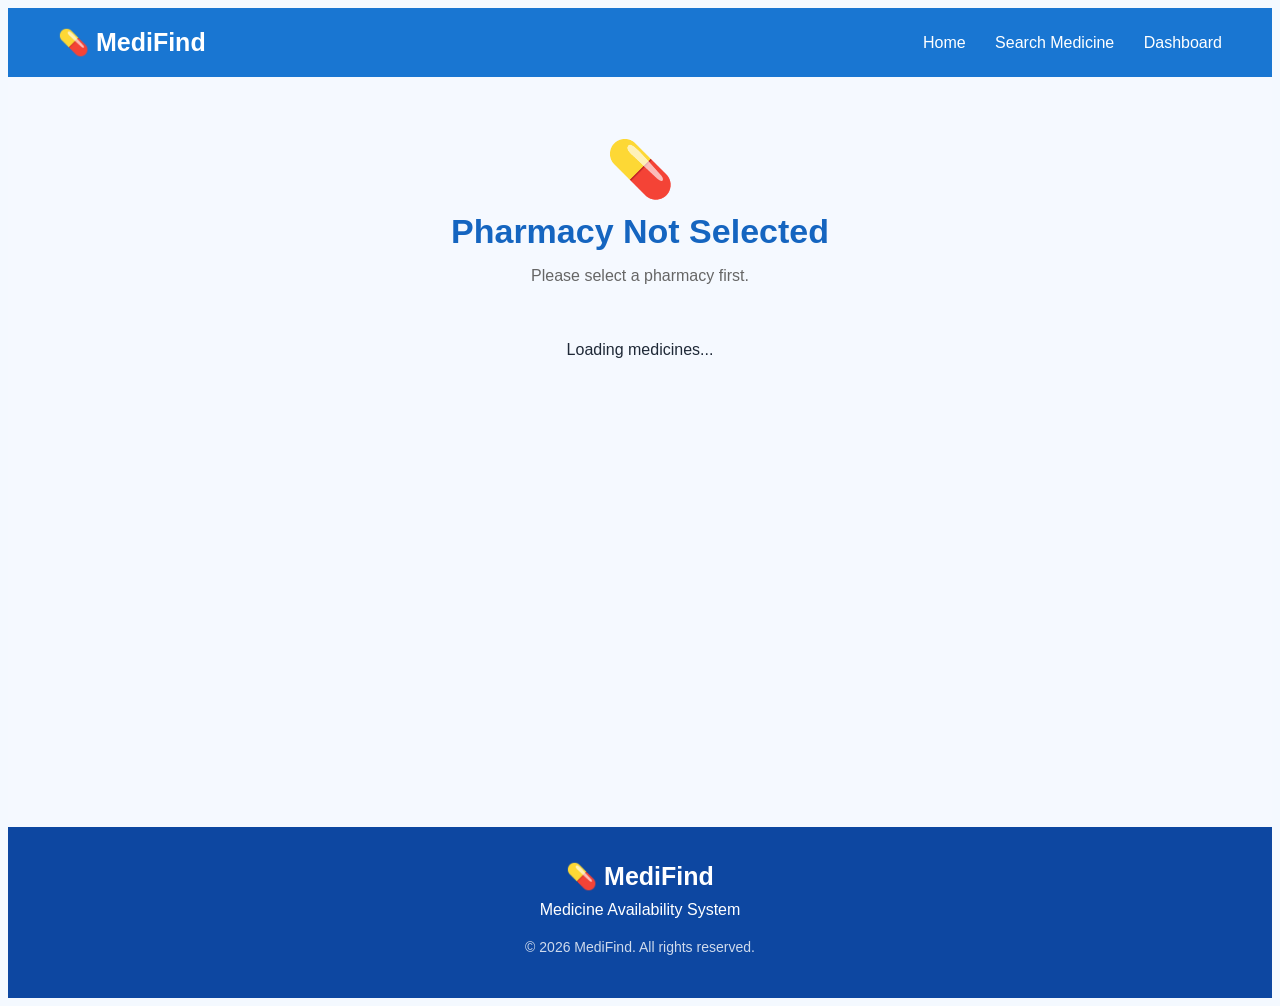
<file: pharmacy-medicines.html>
<!DOCTYPE html>
<html lang="en">

<head>
    <meta charset="UTF-8">
    <meta name="viewport" content="width=device-width, initial-scale=1.0">

    <title>Pharmacy Medicines - MediFind</title>

    <link rel="stylesheet" href="style.css">
</head>

<body>

    <!-- Navigation -->
    <header>
        <nav>

            <div class="logo">💊 MediFind</div>

            <div>
                <a href="index.html">Home</a>
                <a href="search.html">Search Medicine</a>
                <a href="customer.html">Dashboard</a>
            </div>

        </nav>
    </header>


    <!-- Pharmacy Medicines -->
    <section class="customer-section">

        <div class="customer-header">

            <div class="customer-icon">💊</div>

            <h1 id="pharmacyName">
                Pharmacy Medicines
            </h1>

            <p id="pharmacyLocation">
                Loading medicines...
            </p>

        </div>


        <!-- Medicines -->
        <div id="medicineList" class="customer-options">

            <p>Loading medicines...</p>

        </div>

    </section>


    <!-- Footer -->
    <footer>

        <div class="footer-logo">
            💊 MediFind
        </div>

        <p>Medicine Availability System</p>

        <p class="copyright">
            © 2026 MediFind. All rights reserved.
        </p>

    </footer>


    <script>

        // Get pharmacy name from URL
        const urlParams =
            new URLSearchParams(window.location.search);

        const pharmacyName =
            urlParams.get("pharmacy");


        // If pharmacy is missing
        if (!pharmacyName) {

            document.getElementById("pharmacyName")
                .textContent = "Pharmacy Not Selected";

            document.getElementById("pharmacyLocation")
                .textContent = "Please select a pharmacy first.";

        }
        else {

            loadMedicines();

        }


        function loadMedicines() {

            fetch("http://localhost:8080/api/medicines")

                .then(response => {

                    if (!response.ok) {
                        throw new Error("Failed to load medicines");
                    }

                    return response.json();

                })

                .then(medicines => {

                    // Find medicines belonging to selected pharmacy
                    const pharmacyMedicines =
                        medicines.filter(
                            medicine =>
                                medicine.pharmacy === pharmacyName
                        );


                    const medicineList =
                        document.getElementById("medicineList");


                    // Display pharmacy name
                    document.getElementById("pharmacyName")
                        .textContent =
                        "💊 " + pharmacyName;


                    if (pharmacyMedicines.length === 0) {

                        medicineList.innerHTML = `

                            <div class="customer-card">

                                <h2>
                                    No Medicines Found
                                </h2>

                                <p>
                                    This pharmacy currently has
                                    no medicines listed.
                                </p>

                            </div>

                        `;

                        return;
                    }


                    // Display location
                    document.getElementById("pharmacyLocation")
                        .textContent =
                        "📍 " +
                        pharmacyMedicines[0].location;


                    medicineList.innerHTML = "";


                    // Create medicine cards
                    pharmacyMedicines.forEach(medicine => {

                        const card =
                            document.createElement("div");

                        card.className =
                            "customer-card";


                        let availability = "";

                        if (medicine.quantity > 0) {

                            availability =
                                `<span style="color: green;">
                                    ● Available
                                </span>`;

                        }
                        else {

                            availability =
                                `<span style="color: red;">
                                    ● Out of Stock
                                </span>`;

                        }


                        card.innerHTML = `

                            <div class="customer-card-icon">
                                💊
                            </div>

                            <h2>
                                ${medicine.name}
                            </h2>

                            <p>
                                ${medicine.description || "Medicine"}
                            </p>

                            <p>
                                🏭 Manufacturer:
                                ${medicine.manufacturer || "N/A"}
                            </p>

                            <p>
                                💰 Price:
                                ₹${medicine.price}
                            </p>

                            <p>
                                📦 Quantity:
                                ${medicine.quantity}
                            </p>

                            <p>
                                ${availability}
                            </p>

                        `;


                        medicineList.appendChild(card);

                    });

                })

                .catch(error => {

                    console.error(error);

                    document.getElementById("medicineList")
                        .innerHTML = `

                        <div class="customer-card">

                            <h2>
                                Unable to load medicines
                            </h2>

                            <p>
                                Please make sure the
                                MediFind backend is running.
                            </p>

                        </div>

                    `;

                });

        }

    </script>

</body>

</html>
</file>
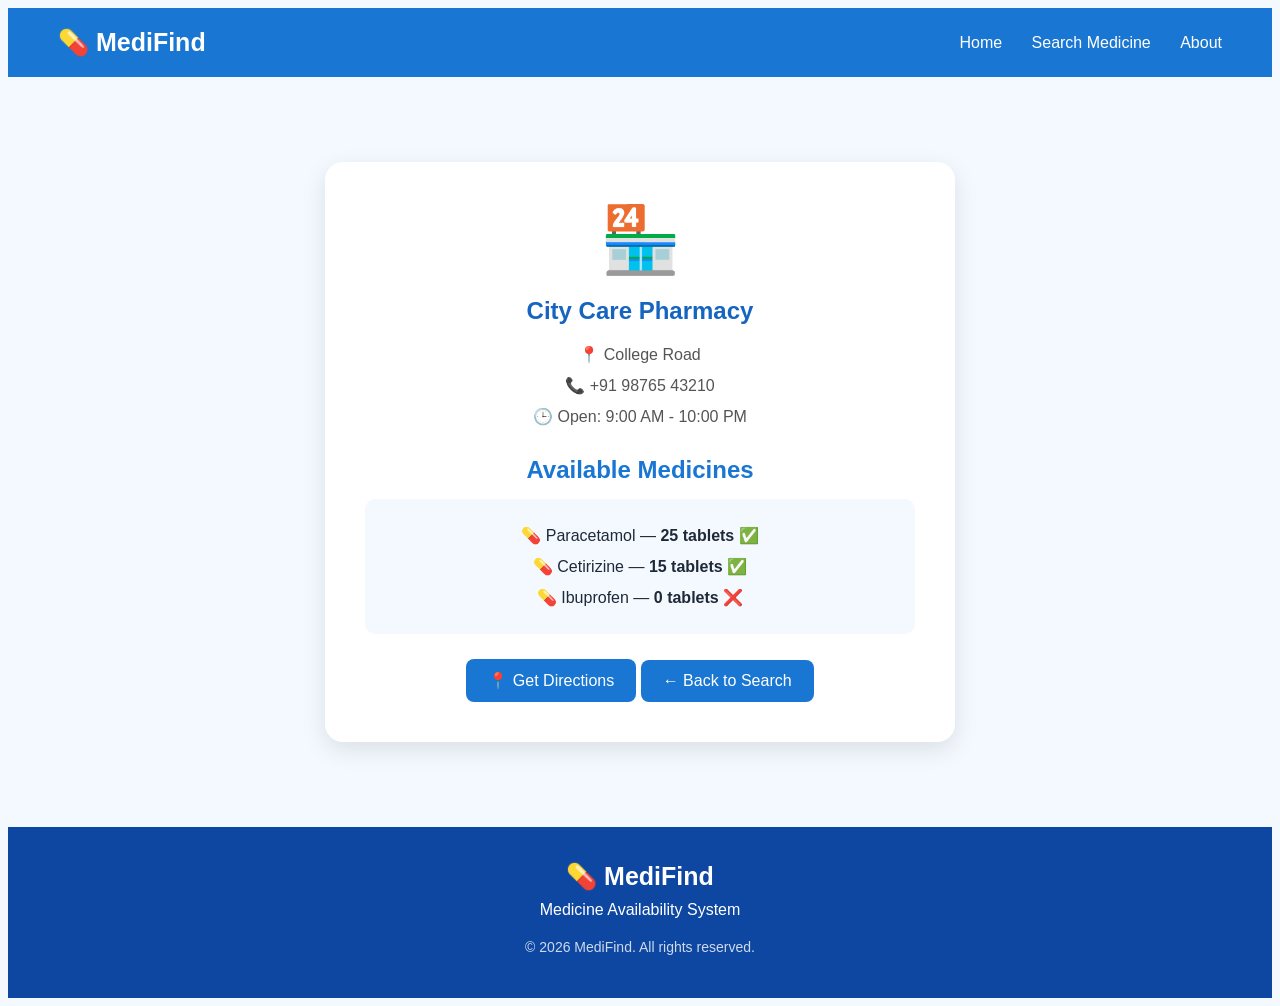
<file: pharmacy.html>
<!DOCTYPE html>
<html lang="en">

<head>
    <meta charset="UTF-8">
    <meta name="viewport" content="width=device-width, initial-scale=1.0">

    <title>Pharmacy Details - MediFind</title>

    <link rel="stylesheet" href="style.css">
</head>

<body>

    <!-- Navigation -->
    <header>
        <nav>

            <div class="logo">💊 MediFind</div>

            <div>
                <a href="index.html">Home</a>
                <a href="search.html">Search Medicine</a>
                <a href="index.html">About</a>
            </div>

        </nav>
    </header>


    <!-- Pharmacy Details -->
    <section class="pharmacy-details">

        <div class="pharmacy-detail-card">

            <div class="large-pharmacy-icon">🏪</div>

            <h1>City Care Pharmacy</h1>

            <p>📍 College Road</p>

            <p>📞 +91 98765 43210</p>

            <p>🕒 Open: 9:00 AM - 10:00 PM</p>

            <h2>Available Medicines</h2>

            <div class="medicine-list">

                <p>💊 Paracetamol — <strong>25 tablets</strong> ✅</p>

                <p>💊 Cetirizine — <strong>15 tablets</strong> ✅</p>

                <p>💊 Ibuprofen — <strong>0 tablets</strong> ❌</p>

            </div>
            <a href="https://www.google.com/maps/search/?api=1&query=College+Road"
   target="_blank"
   class="back-button">
    📍 Get Directions
</a>

            <a href="search.html" class="back-button">
                ← Back to Search
            </a>

        </div>

    </section>


    <!-- Footer -->
    <footer>

        <div class="footer-logo">
            💊 MediFind
        </div>

        <p>Medicine Availability System</p>

        <p class="copyright">
            © 2026 MediFind. All rights reserved.
        </p>

    </footer>

</body>

</html>
</file>
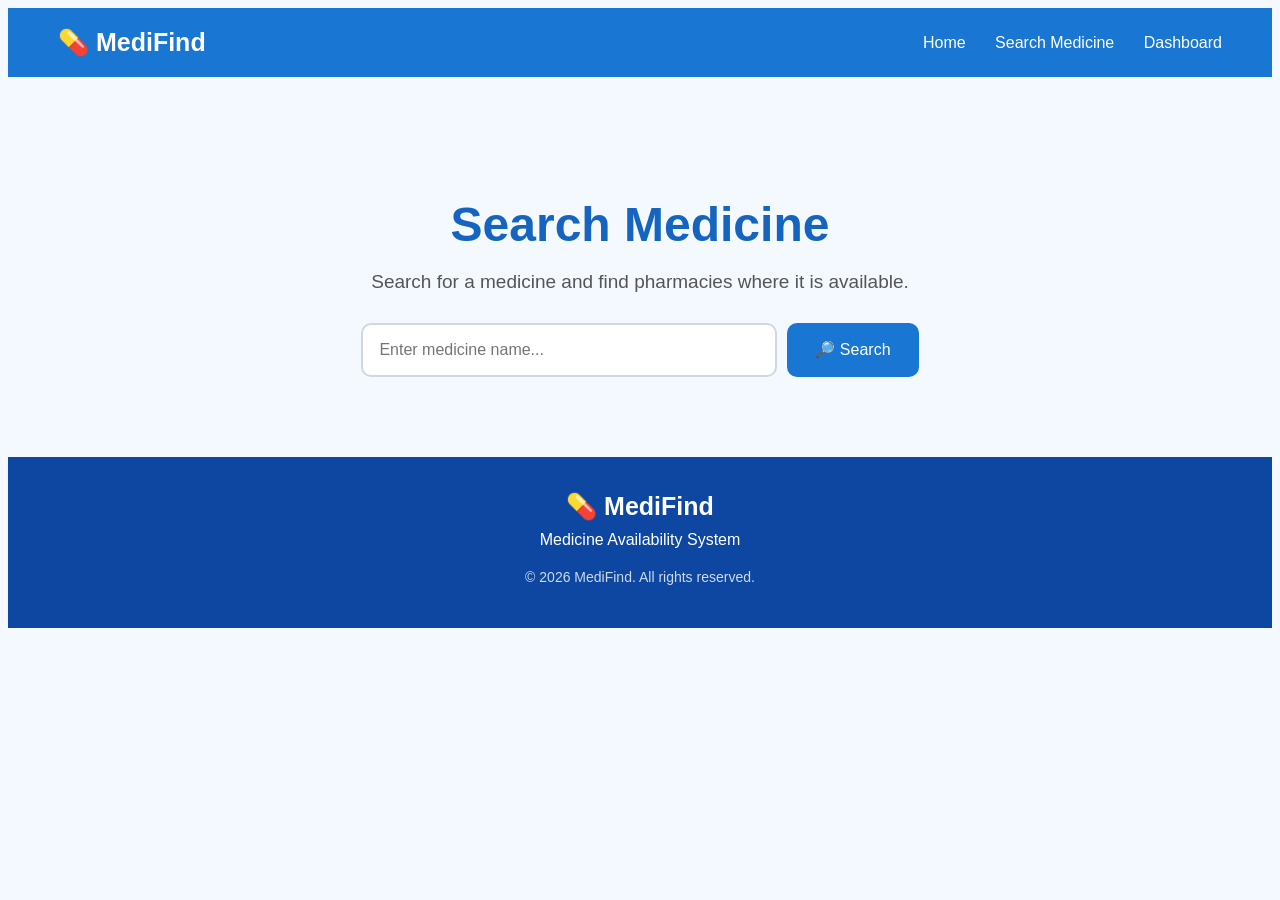
<file: search.html>
<!DOCTYPE html>
<html lang="en">

<head>
    <meta charset="UTF-8">
    <meta name="viewport" content="width=device-width, initial-scale=1.0">

    <title>Search Medicine - MediFind</title>

    <link rel="stylesheet" href="style.css">
</head>

<body>

    <!-- Navigation -->
    <header>
        <nav>

            <div class="logo">💊 MediFind</div>

            <div>
                <a href="index.html">Home</a>
                <a href="search.html">Search Medicine</a>
                <a href="customer.html">Dashboard</a>
            </div>

        </nav>
    </header>


    <!-- Search Section -->
    <section class="hero">

        <h1>Search Medicine</h1>

        <p>
            Search for a medicine and find pharmacies where it is available.
        </p>


        <!-- Search Box -->
        <div class="search-box">

            <input
                type="text"
                id="medicineInput"
                placeholder="Enter medicine name..."
                list="medicineList"
                autocomplete="off"
            >

            <datalist id="medicineList">
                <option value="Paracetamol">
                <option value="Cetirizine">
                <option value="Ibuprofen">
                <option value="Azithromycin">
                <option value="Crocin">
            </datalist>


            <button onclick="searchMedicine()">
                🔎 Search
            </button>

        </div>


        <!-- Search Results -->
        <div id="result"></div>

    </section>


    <!-- Footer -->
    <footer>

        <div class="footer-logo">
            💊 MediFind
        </div>

        <p>
            Medicine Availability System
        </p>

        <p class="copyright">
            © 2026 MediFind. All rights reserved.
        </p>

    </footer>


    <script src="script.js"></script>

</body>

</html>
</file>
<file: style.css>
css
* {
    margin: 0;
    padding: 0;
    box-sizing: border-box;
}

body {
    font-family: Arial, sans-serif;
    background: #f4f9ff;
    color: #1f2937;
}

/* Navigation */
header {
    background: #1976d2;
    padding: 20px 50px;
}

nav {
    display: flex;
    justify-content: space-between;
    align-items: center;
}

.logo {
    color: white;
    font-size: 25px;
    font-weight: bold;
}

nav a {
    color: white;
    text-decoration: none;
    margin-left: 25px;
    font-size: 16px;
}

nav a:hover {
    text-decoration: underline;
}

/* Hero */
.hero {
    text-align: center;
    padding: 80px 20px 50px;
}

.hero h1 {
    font-size: 48px;
    color: #1565c0;
    margin-bottom: 15px;
}

.hero p {
    font-size: 19px;
    color: #555;
    margin-bottom: 30px;
}

/* Search */
.search-box {
    display: flex;
    justify-content: center;
    gap: 10px;
}

.search-box input {
    width: 380px;
    padding: 16px;
    border: 2px solid #d0d7de;
    border-radius: 10px;
    font-size: 16px;
    outline: none;
}

.search-box input:focus {
    border-color: #1976d2;
}

.search-box button {
    padding: 16px 28px;
    border: none;
    border-radius: 10px;
    background: #1976d2;
    color: white;
    font-size: 16px;
    cursor: pointer;
}

.search-box button:hover {
    background: #0d47a1;
}

/* Search Result */
#result {
    display: flex;
    justify-content: center;
    margin-top: 30px;
}

.result-card {
    background: white;
    width: 420px;
    padding: 30px;
    border-radius: 15px;
    box-shadow: 0 8px 25px rgba(0, 0, 0, 0.12);
    text-align: left;
    border-left: 6px solid #1976d2;
}

.result-card h2 {
    color: #1565c0;
    margin-bottom: 18px;
}

.result-card p {
    margin: 10px 0;
    font-size: 16px;
}

/* Features */
.features {
    display: flex;
    justify-content: center;
    gap: 25px;
    padding: 50px 20px;
}

.card {
    background: white;
    width: 280px;
    padding: 30px 20px;
    text-align: center;
    border-radius: 15px;
    box-shadow: 0 5px 20px rgba(0, 0, 0, 0.08);
}

.card h2 {
    color: #1976d2;
    margin-bottom: 12px;
}

.card p {
    color: #666;
    line-height: 1.5;
}

/* Mobile */
@media (max-width: 700px) {

    header {
        padding: 20px;
    }

    nav {
        flex-direction: column;
        gap: 15px;
    }

    nav a {
        margin-left: 10px;
        margin-right: 10px;
    }

    .hero h1 {
        font-size: 36px;
    }

    .search-box {
        flex-direction: column;
        align-items: center;
    }

    .search-box input {
        width: 90%;
    }

    .features {
        flex-direction: column;
        align-items: center;
    }

    .card {
        width: 90%;
    }

    .result-card {
        width: 90%;
    }
}

/* How It Works */

.how-it-works {
    background: white;
    padding: 60px 20px;
    text-align: center;
}

.how-it-works > h2 {
    font-size: 32px;
    color: #1565c0;
    margin-bottom: 40px;
}

.steps {
    display: flex;
    justify-content: center;
    gap: 30px;
}

.step {
    width: 280px;
    padding: 30px 20px;
    border-radius: 15px;
    background: #f4f9ff;
    box-shadow: 0 4px 15px rgba(0, 0, 0, 0.06);
}

.step-icon {
    font-size: 40px;
    margin-bottom: 15px;
}

.step h3 {
    color: #1976d2;
    margin-bottom: 10px;
}

.step p {
    color: #666;
    line-height: 1.5;
}


/* About */

.about {
    padding: 60px 20px;
    text-align: center;
    background: #eaf4ff;
}

.about h2 {
    font-size: 32px;
    color: #1565c0;
    margin-bottom: 20px;
}

.about p {
    max-width: 750px;
    margin: auto;
    line-height: 1.7;
    color: #555;
    font-size: 17px;
}


/* Mobile */

@media (max-width: 700px) {

    .steps {
        flex-direction: column;
        align-items: center;
    }

    .step {
        width: 90%;
    }
}


/* Pharmacies */

.pharmacies {
    padding: 60px 20px;
    text-align: center;
    background: white;
}

.pharmacies h2 {
    font-size: 32px;
    color: #1565c0;
    margin-bottom: 10px;
}

.pharmacy-subtitle {
    color: #666;
    margin-bottom: 40px;
}

.pharmacy-container {
    display: flex;
    justify-content: center;
    gap: 25px;
    flex-wrap: wrap;
}

.pharmacy-card {
    width: 300px;
    padding: 30px 20px;
    background: #f4f9ff;
    border-radius: 15px;
    box-shadow: 0 5px 20px rgba(0, 0, 0, 0.08);
    transition: 0.3s;
}

.pharmacy-card:hover {
    transform: translateY(-8px);
    box-shadow: 0 10px 25px rgba(0, 0, 0, 0.12);
}

.pharmacy-icon {
    font-size: 45px;
    margin-bottom: 15px;
}

.pharmacy-card h3 {
    color: #1976d2;
    margin-bottom: 15px;
}

.pharmacy-card p {
    margin: 10px 0;
    color: #555;
}

.pharmacy-card button {
    margin-top: 15px;
    padding: 12px 22px;
    border: none;
    border-radius: 8px;
    background: #1976d2;
    color: white;
    cursor: pointer;
    font-size: 15px;
}

.pharmacy-card button:hover {
    background: #0d47a1;
}

/* Contact */

.contact {
    padding: 60px 20px;
    text-align: center;
    background: #eaf4ff;
}

.contact h2 {
    font-size: 32px;
    color: #1565c0;
    margin-bottom: 15px;
}

.contact > p {
    color: #555;
    margin-bottom: 35px;
}

.contact-info {
    display: flex;
    justify-content: center;
    gap: 30px;
    flex-wrap: wrap;
}

.contact-info div {
    background: white;
    width: 250px;
    padding: 25px;
    border-radius: 12px;
    box-shadow: 0 4px 15px rgba(0, 0, 0, 0.06);
}

.contact-info h3 {
    color: #1976d2;
    margin-bottom: 10px;
}

.contact-info p {
    color: #555;
}


/* Footer */

footer {
    background: #0d47a1;
    color: white;
    text-align: center;
    padding: 35px 20px;
}

.footer-logo {
    font-size: 25px;
    font-weight: bold;
    margin-bottom: 10px;
}

footer p {
    margin: 8px 0;
}

.copyright {
    font-size: 14px;
    opacity: 0.8;
    margin-top: 20px;
}

/* Multiple Pharmacy Results */

#result {
    flex-direction: column;
    align-items: center;
}

.result-title {
    color: #1565c0;
    margin-bottom: 20px;
    text-align: center;
}

.pharmacy-results {
    display: flex;
    justify-content: center;
    gap: 20px;
    flex-wrap: wrap;
}

.result-card {
    width: 280px;
    background: white;
    padding: 25px;
    border-radius: 15px;
    box-shadow: 0 5px 20px rgba(0, 0, 0, 0.10);
    border-left: 5px solid #1976d2;
}

.result-card h3 {
    color: #1976d2;
    margin-bottom: 15px;
}

.result-card p {
    margin: 10px 0;
}

.available {
    color: green;
    font-weight: bold;
}

.not-available {
    color: red;
    font-weight: bold;
}

.details-btn {
    margin-top: 15px;
    padding: 10px 18px;
    border: none;
    border-radius: 8px;
    background: #1976d2;
    color: white;
    cursor: pointer;
    font-size: 14px;
}

.details-btn:hover {
    background: #0d47a1;
}



/* Pharmacy Details */

.pharmacy-details {
    min-height: 70vh;
    padding: 60px 20px;
    display: flex;
    justify-content: center;
    align-items: center;
}

.pharmacy-detail-card {
    background: white;
    width: 550px;
    padding: 40px;
    border-radius: 18px;
    text-align: center;
    box-shadow: 0 8px 25px rgba(0, 0, 0, 0.10);
}

.large-pharmacy-icon {
    font-size: 65px;
    margin-bottom: 15px;
}

.pharmacy-detail-card h1 {
    color: #1565c0;
    margin-bottom: 20px;
}

.pharmacy-detail-card > p {
    margin: 12px 0;
    color: #555;
}

.pharmacy-detail-card h2 {
    color: #1976d2;
    margin: 30px 0 15px;
}

.medicine-list {
    background: #f4f9ff;
    padding: 15px;
    border-radius: 10px;
}

.medicine-list p {
    margin: 12px 0;
}

.back-button {
    display: inline-block;
    margin-top: 25px;
    padding: 12px 22px;
    background: #1976d2;
    color: white;
    text-decoration: none;
    border-radius: 8px;
}

.back-button:hover {
    background: #0d47a1;
}

/* Home Page Search Button */

.hero-button {
    display: inline-block;
    margin-top: 20px;
    padding: 14px 30px;
    background: #1976d2;
    color: white;
    text-decoration: none;
    border-radius: 10px;
    font-size: 17px;
    font-weight: bold;
    transition: 0.3s;
}

.hero-button:hover {
    background: #0d47a1;
    transform: translateY(-2px);
}

/* Medicine Information */

.medicine-info {
    width: 90%;
    max-width: 700px;
    margin: 0 auto 25px;
    padding: 18px 22px;
    background: #f4f9ff;
    border-radius: 12px;
    text-align: left;
}

.medicine-info h3 {
    color: #1565c0;
    margin-bottom: 8px;
}

.medicine-info p {
    color: #555;
    margin: 0;
}

/* Admin Panel */

.admin-section {
    min-height: 70vh;
    padding: 60px 20px;
    background: #f5f9ff;
    text-align: center;
}

.admin-section h1 {
    color: #1565c0;
    font-size: 34px;
    margin-bottom: 10px;
}

.admin-subtitle {
    color: #666;
    margin-bottom: 35px;
}

.admin-card {
    width: 90%;
    max-width: 700px;
    margin: 0 auto 30px;
    padding: 30px;
    background: white;
    border-radius: 15px;
    box-shadow: 0 5px 20px rgba(0, 0, 0, 0.08);
    text-align: left;
}

.admin-card h2 {
    color: #1976d2;
    margin-bottom: 25px;
}

.form-group {
    margin-bottom: 20px;
}

.form-group label {
    display: block;
    margin-bottom: 8px;
    font-weight: bold;
    color: #444;
}

.form-group input {
    width: 100%;
    padding: 12px;
    border: 1px solid #ccc;
    border-radius: 8px;
    font-size: 15px;
    box-sizing: border-box;
}

.admin-button {
    padding: 12px 25px;
    border: none;
    border-radius: 8px;
    background: #1976d2;
    color: white;
    font-size: 16px;
    font-weight: bold;
    cursor: pointer;
}

.admin-button:hover {
    background: #0d47a1;
}

.admin-medicine {
    display: flex;
    justify-content: space-between;
    align-items: center;
    padding: 15px;
    margin-bottom: 12px;
    background: #f4f9ff;
    border-radius: 10px;
}

.admin-medicine strong {
    color: #1565c0;
}

.admin-medicine p {
    margin: 5px 0 0;
    color: #666;
}

.admin-medicine span {
    font-weight: bold;
    color: #333;
}

/* Login Page */

.login-section {
    min-height: 70vh;
    padding: 60px 20px;
    background: #f5f9ff;
    display: flex;
    justify-content: center;
    align-items: center;
}

.login-card {
    width: 90%;
    max-width: 450px;
    padding: 35px;
    background: white;
    border-radius: 18px;
    box-shadow: 0 8px 25px rgba(0, 0, 0, 0.1);
    text-align: left;
}

.login-icon {
    text-align: center;
    font-size: 50px;
    margin-bottom: 10px;
}

.login-card h1 {
    text-align: center;
    color: #1565c0;
    margin-bottom: 8px;
}

.login-subtitle {
    text-align: center;
    color: #666;
    margin-bottom: 30px;
}

.login-card label {
    display: block;
    margin-bottom: 8px;
    font-weight: bold;
    color: #444;
}

.login-card select,
.login-card input {
    width: 100%;
    padding: 13px;
    margin-bottom: 20px;
    border: 1px solid #ccc;
    border-radius: 8px;
    font-size: 15px;
    box-sizing: border-box;
}

.login-button {
    width: 100%;
    padding: 13px;
    border: none;
    border-radius: 8px;
    background: #1976d2;
    color: white;
    font-size: 16px;
    font-weight: bold;
    cursor: pointer;
}

.login-button:hover {
    background: #0d47a1;
}

.login-note {
    text-align: center;
    color: #777;
    font-size: 13px;
    margin-top: 15px;
}

.signup-text {
    text-align: center;
    margin-top: 25px;
    color: #555;
}

.signup-text a {
    color: #1976d2;
    text-decoration: none;
    font-weight: bold;
}

/* Customer Dashboard */

.customer-section {
    min-height: 70vh;
    padding: 60px 20px;
    background: #f5f9ff;
}

.customer-header {
    text-align: center;
    margin-bottom: 40px;
}

.customer-icon {
    font-size: 55px;
}

.customer-header h1 {
    color: #1565c0;
    font-size: 34px;
    margin: 10px 0;
}

.customer-header p {
    color: #666;
}

.customer-options {
    display: flex;
    justify-content: center;
    gap: 25px;
    flex-wrap: wrap;
}

.customer-card {
    width: 280px;
    padding: 30px;
    background: white;
    border-radius: 15px;
    box-shadow: 0 5px 20px rgba(0, 0, 0, 0.08);
    text-align: center;
}

.customer-card-icon {
    font-size: 45px;
    margin-bottom: 10px;
}

.customer-card h2 {
    color: #1976d2;
    margin-bottom: 10px;
}

.customer-card p {
    color: #666;
    line-height: 1.6;
    min-height: 50px;
}

.dashboard-button {
    display: inline-block;
    margin-top: 15px;
    padding: 11px 22px;
    background: #1976d2;
    color: white;
    text-decoration: none;
    border-radius: 8px;
    font-weight: bold;
}

.dashboard-button:hover {
    background: #0d47a1;
}
</file>
